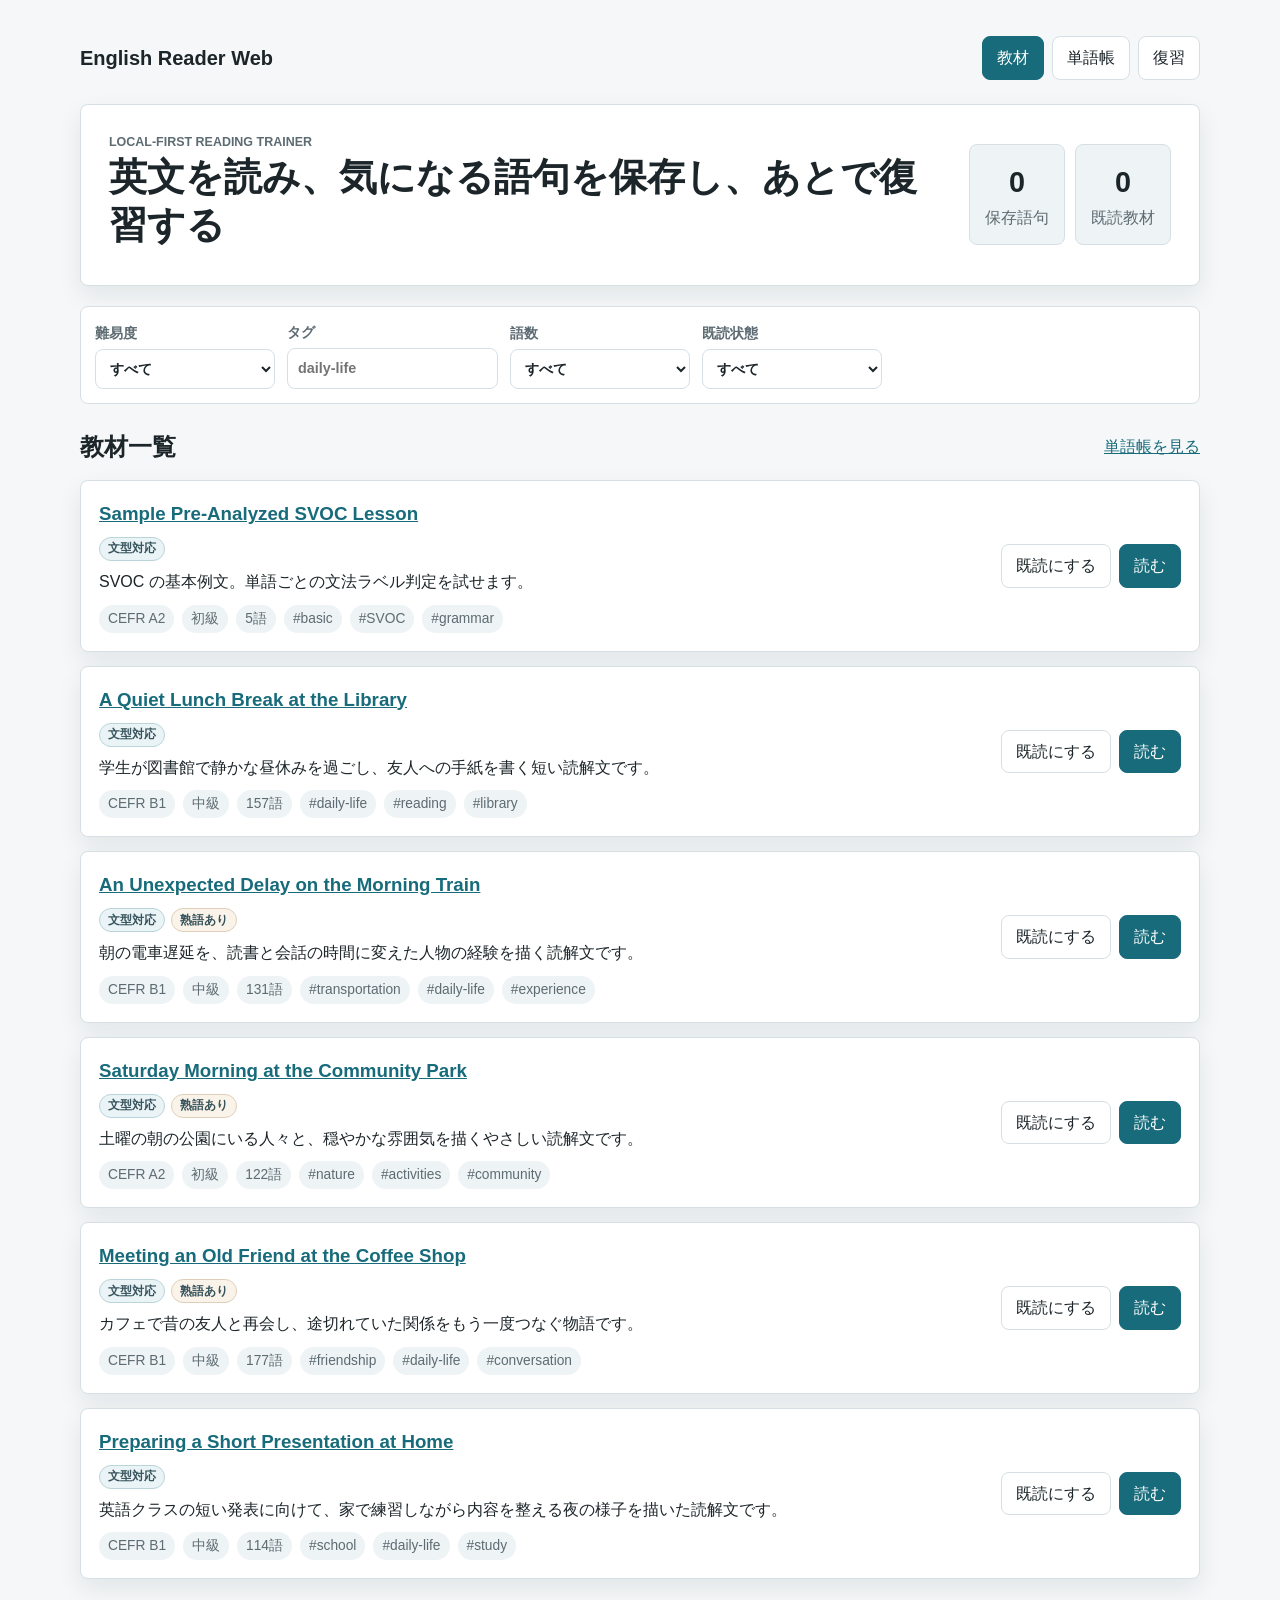
<file: index.html>
<!DOCTYPE html>
<html lang="ja">
<head>
  <meta charset="UTF-8" />
  <meta name="viewport" content="width=device-width, initial-scale=1.0" />
  <meta http-equiv="Cache-Control" content="no-store" />
  <title>English Reader Web</title>
  <link rel="stylesheet" href="css/styles.css?v=reader-select-20260430" />
</head>
<body>
  <div class="page-shell">
    <header class="site-header">
      <a class="site-title" href="index.html">English Reader Web</a>
      <nav class="site-nav" aria-label="メインナビゲーション">
        <a aria-current="page" href="index.html">教材</a>
        <a href="vocab.html">単語帳</a>
        <a href="review.html">復習</a>
      </nav>
    </header>

    <main>
      <section class="summary-band">
        <div>
          <p class="eyebrow">Local-first reading trainer</p>
          <h1>英文を読み、気になる語句を保存し、あとで復習する</h1>
        </div>
        <div class="stats-grid" aria-label="学習状況">
          <div>
            <strong id="savedCount">0</strong>
            <span>保存語句</span>
          </div>
          <div>
            <strong id="readCount">0</strong>
            <span>既読教材</span>
          </div>
        </div>
      </section>

      <section class="toolbar" aria-label="教材フィルター">
        <label>
          難易度
          <select id="difficultyFilter">
            <option value="all">すべて</option>
            <option value="beginner">初級</option>
            <option value="intermediate">中級</option>
            <option value="advanced">上級</option>
          </select>
        </label>
        <label>
          タグ
          <input id="tagSearch" type="search" placeholder="daily-life" />
        </label>
        <label>
          語数
          <select id="wordCountFilter">
            <option value="all">すべて</option>
            <option value="short">150語以下</option>
            <option value="medium">151-200語</option>
            <option value="long">201語以上</option>
          </select>
        </label>
        <label>
          既読状態
          <select id="readStatusFilter">
            <option value="all">すべて</option>
            <option value="read">既読済み</option>
            <option value="unread">未読</option>
          </select>
        </label>
      </section>

      <section>
        <div class="section-head">
          <h2>教材一覧</h2>
          <a class="text-link" href="vocab.html">単語帳を見る</a>
        </div>
        <div id="passageList" class="card-list" aria-live="polite"></div>
      </section>
    </main>
  </div>

  <script src="js/storage.js?v=reader-select-20260430"></script>
  <script src="js/app.js?v=reader-select-20260430"></script>
  <script>
    let allPassages = [];

    function matchesWordCount(passage, filter) {
      const count = getWordCount(passage);
      if (filter === "short") return count <= 150;
      if (filter === "medium") return count >= 151 && count <= 200;
      if (filter === "long") return count >= 201;
      return true;
    }

    function matchesTag(passage, query) {
      const normalized = query.trim().toLowerCase().replace(/^#/, "");
      if (!normalized) return true;
      return (passage.tags || []).some(tag => tag.toLowerCase().replace(/^#/, "").includes(normalized));
    }

    function renderStats() {
      document.getElementById("savedCount").textContent = getSavedWords().length;
      document.getElementById("readCount").textContent = Object.keys(getReadPassages()).length;
    }

    function renderFeatureBadges(passage) {
      const badges = [];
      if (passage?.features?.grammarQuiz) {
        badges.push('<span class="feature-badge feature-badge-grammar">文型対応</span>');
      }
      if (passage?.features?.idioms) {
        badges.push('<span class="feature-badge feature-badge-idiom">熟語あり</span>');
      }
      if (!badges.length) {
        return "";
      }
      return `<div class="feature-badges" aria-label="教材機能">${badges.join("")}</div>`;
    }

    function renderPassageList() {
      const list = document.getElementById("passageList");
      const difficulty = document.getElementById("difficultyFilter").value;
      const tag = document.getElementById("tagSearch").value;
      const wordCount = document.getElementById("wordCountFilter").value;
      const readStatus = document.getElementById("readStatusFilter").value;
      const readPassages = getReadPassages();
      const passages = allPassages.filter(passage => {
        const isRead = Boolean(readPassages[passage.id]?.read);
        return passage.status !== "archived"
          && (difficulty === "all" || passage.difficulty === difficulty)
          && (readStatus === "all" || (readStatus === "read" ? isRead : !isRead))
          && matchesTag(passage, tag)
          && matchesWordCount(passage, wordCount);
      });

      if (!passages.length) {
        const hasLessons = allPassages.some(passage => passage.status !== "archived");
        const message = hasLessons
          ? "フィルタ条件に合う教材がありません。条件をリセットして教材一覧を表示できます。"
          : "表示できる教材がありません。data/passages.json に active な教材を追加してください。";
        list.innerHTML = `
          <div class="message message-info">
            <p>${message}</p>
            ${hasLessons ? '<button class="button" id="resetFiltersButton" type="button">条件をリセット</button>' : ""}
          </div>
        `;
        return;
      }

      list.innerHTML = passages.map(passage => {
        const isRead = Boolean(readPassages[passage.id]?.read);
        const tags = (passage.tags || []).map(tagName => `<span>#${tagName.replace(/^#/, "")}</span>`).join("");
        return `
          <article class="lesson-card">
            <div class="card-main">
              <div class="card-title-row">
                <h3><a href="reader.html?v=reader-select-20260430&id=${encodeURIComponent(passage.id)}">${passage.title}</a></h3>
                ${isRead ? '<span class="status-badge">既読</span>' : ""}
              </div>
              ${renderFeatureBadges(passage)}
              <p>${passage.summary_ja || passage.text.slice(0, 120) + "..."}</p>
              <div class="meta-row">
                <span>${passage.level_hint || "CEFR"}</span>
                <span>${getDifficultyLabel(passage.difficulty)}</span>
                <span>${getWordCount(passage)}語</span>
                ${tags}
              </div>
            </div>
            <div class="card-actions">
              <button class="button" type="button" data-toggle-read="${encodeURIComponent(passage.id)}">${isRead ? "未読に戻す" : "既読にする"}</button>
              <a class="button primary" href="reader.html?v=reader-select-20260430&id=${encodeURIComponent(passage.id)}">読む</a>
            </div>
          </article>
        `;
      }).join("");
    }

    async function init() {
      const list = document.getElementById("passageList");
      try {
        allPassages = await fetchJson("data/passages.json");
        renderStats();
        renderPassageList();
      } catch (error) {
        showMessage(list, error.message, "error");
      }
    }

    document.getElementById("difficultyFilter").addEventListener("change", renderPassageList);
    document.getElementById("tagSearch").addEventListener("input", renderPassageList);
    document.getElementById("wordCountFilter").addEventListener("change", renderPassageList);
    document.getElementById("readStatusFilter").addEventListener("change", renderPassageList);
    document.getElementById("passageList").addEventListener("click", event => {
      const readToggle = event.target.closest("[data-toggle-read]");
      if (readToggle) {
        const passageId = decodeURIComponent(readToggle.dataset.toggleRead);
        const isRead = Boolean(getReadPassages()[passageId]?.read);
        setReadPassage(passageId, !isRead);
        renderStats();
        renderPassageList();
        return;
      }

      if (event.target.id !== "resetFiltersButton") {
        return;
      }

      document.getElementById("difficultyFilter").value = "all";
      document.getElementById("tagSearch").value = "";
      document.getElementById("wordCountFilter").value = "all";
      document.getElementById("readStatusFilter").value = "all";
      renderPassageList();
    });
    document.addEventListener("DOMContentLoaded", init);
  </script>
</body>
</html>
</file>
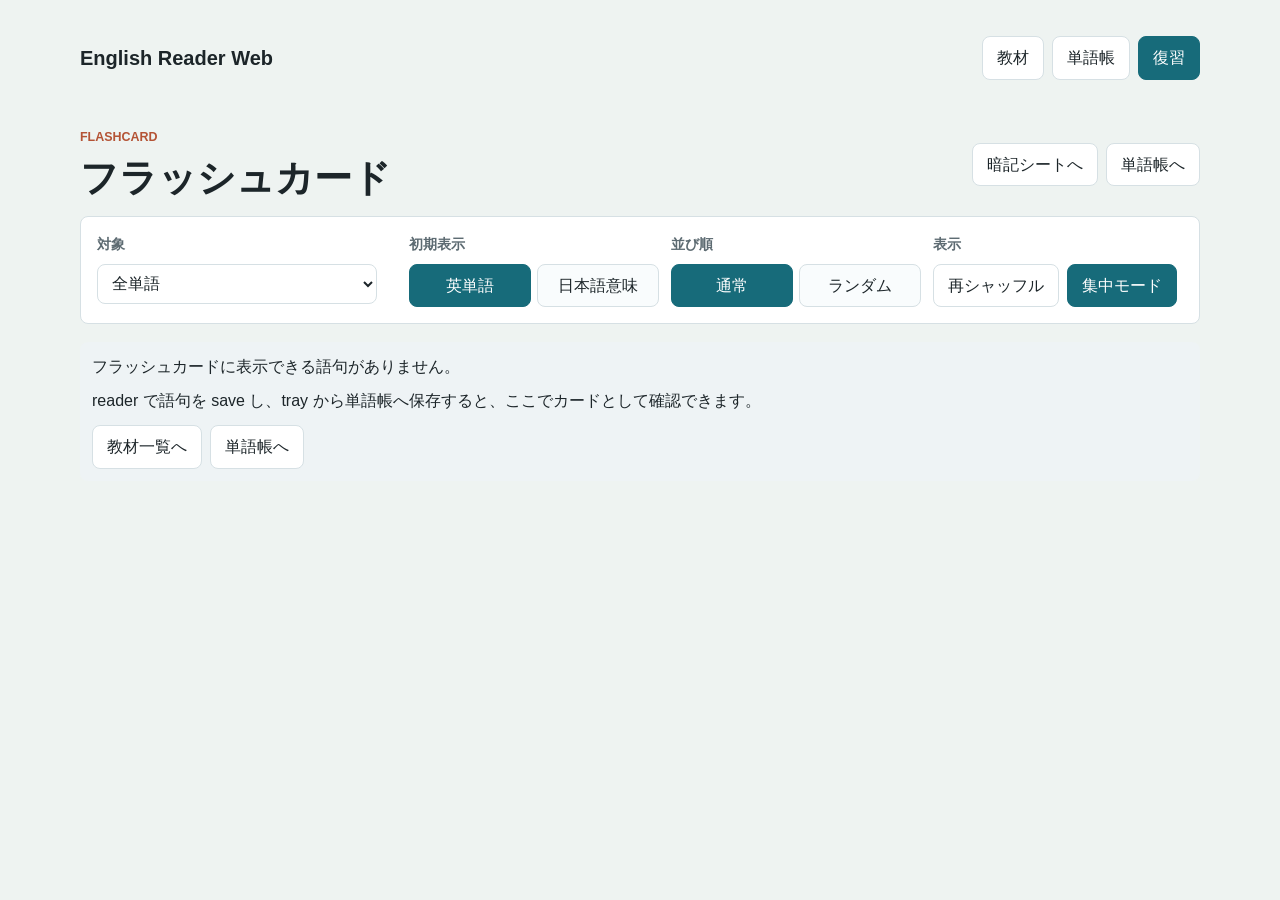
<file: flashcard.html>
<!DOCTYPE html>
<html lang="ja">
<head>
  <meta charset="UTF-8" />
  <meta name="viewport" content="width=device-width, initial-scale=1.0" />
  <title>Flashcard - English Reader Web</title>
  <link rel="stylesheet" href="css/styles.css" />
</head>
<body class="flashcard-page">
  <div class="page-shell">
    <header class="site-header">
      <a class="site-title" href="index.html">English Reader Web</a>
      <nav class="site-nav" aria-label="メインナビゲーション">
        <a href="index.html">教材</a>
        <a href="vocab.html">単語帳</a>
        <a aria-current="page" href="review.html">復習</a>
      </nav>
    </header>

    <main>
      <section class="section-head">
        <div>
          <p class="eyebrow">Flashcard</p>
          <h1>フラッシュカード</h1>
        </div>
        <div class="card-actions">
          <a class="button" href="review.html">暗記シートへ</a>
          <a class="button" href="vocab.html">単語帳へ</a>
        </div>
      </section>

      <section class="flash-settings" aria-label="フラッシュカード設定">
        <label class="flash-setting-group">
          <span>対象</span>
          <select id="folderFilter">
            <option value="all">全単語</option>
          </select>
        </label>

        <div class="flash-setting-group">
          <span>初期表示</span>
          <div class="flash-option-list" role="group" aria-label="初期表示">
            <button class="flash-option is-selected" type="button" data-front-mode="word">英単語</button>
            <button class="flash-option" type="button" data-front-mode="meaning">日本語意味</button>
          </div>
        </div>

        <div class="flash-setting-group">
          <span>並び順</span>
          <div class="flash-option-list" role="group" aria-label="並び順">
            <button class="flash-option is-selected" type="button" data-order-mode="normal">通常</button>
            <button class="flash-option" type="button" data-order-mode="random">ランダム</button>
          </div>
        </div>

        <div class="flash-setting-group">
          <span>表示</span>
          <div class="setting-buttons">
            <button id="shuffleButton" class="button" type="button">再シャッフル</button>
            <button id="focusModeButton" class="button primary" type="button">集中モード</button>
          </div>
        </div>
      </section>

      <section id="flashStudyBoard" class="flash-study-board" aria-live="polite"></section>
      <section id="flashCardList" class="flashcard-strip" aria-label="カード一覧"></section>
    </main>
  </div>

  <section id="focusPanel" class="flash-focus-panel" hidden aria-live="polite">
    <div class="flash-focus-inner">
      <div class="flash-focus-top">
        <p id="focusProgress" class="flash-progress">0 / 0</p>
      </div>
      <article id="focusCard" class="flash-focus-card" role="button" tabindex="0"></article>
      <div class="flash-focus-nav">
        <button id="focusPrevButton" class="button" type="button">前へ</button>
        <button id="focusFlipButton" class="button primary" type="button">表裏切替</button>
        <button id="focusNextButton" class="button" type="button">次へ</button>
      </div>
      <div class="flash-focus-close-row">
        <button id="closeFocusButton" class="button" type="button">集中モードを終了</button>
      </div>
    </div>
  </section>

  <script src="js/storage.js"></script>
  <script src="js/app.js"></script>
  <script>
    const POS_LABELS_JA = {
      noun: "名詞",
      verb: "動詞",
      adjective: "形容詞",
      adverb: "副詞",
      pronoun: "代名詞",
      preposition: "前置詞",
      conjunction: "接続詞",
      interjection: "間投詞",
      determiner: "限定詞",
      article: "冠詞",
      auxiliary: "助動詞",
      modal: "助動詞",
      particle: "助詞",
      idiom: "熟語"
    };

    const revealedCards = new Set();
    let frontMode = "word";
    let orderMode = "normal";
    let orderedWordIds = [];
    let visibleWords = [];
    let currentIndex = 0;

    function escapeHtml(value) {
      return String(value || "")
        .replace(/&/g, "&amp;")
        .replace(/</g, "&lt;")
        .replace(/>/g, "&gt;")
        .replace(/"/g, "&quot;")
        .replace(/'/g, "&#39;");
    }

    function escapeRegExp(value) {
      return String(value || "").replace(/[.*+?^${}()|[\]\\]/g, "\\$&");
    }

    function shuffleArray(values) {
      const copied = [...values];
      for (let index = copied.length - 1; index > 0; index -= 1) {
        const swapIndex = Math.floor(Math.random() * (index + 1));
        [copied[index], copied[swapIndex]] = [copied[swapIndex], copied[index]];
      }
      return copied;
    }

    function toPartOfSpeechJa(value) {
      const normalized = String(value || "").trim().toLowerCase();
      return normalized ? POS_LABELS_JA[normalized] || value : "";
    }

    function getDictionaryEntriesForDisplay(item) {
      const merged = new Map();
      const rawEntries = Array.isArray(item.dictionary_entries) ? item.dictionary_entries : [];

      function addEntry(part, meanings) {
        const normalizedPart = String(part || "").trim();
        const normalizedMeanings = (Array.isArray(meanings) ? meanings : [meanings])
          .map(meaning => String(meaning || "").trim())
          .filter(Boolean);
        if (!normalizedPart || !normalizedMeanings.length) {
          return;
        }
        const existing = merged.get(normalizedPart) || new Set();
        normalizedMeanings.forEach(meaning => existing.add(meaning));
        merged.set(normalizedPart, existing);
      }

      rawEntries.forEach(entry => {
        const dictionaryEntry = entry || {};
        addEntry(
          dictionaryEntry.partOfSpeech || dictionaryEntry.part_of_speech,
          dictionaryEntry.meaningsJa || dictionaryEntry.meanings_ja || dictionaryEntry.meaningJa || dictionaryEntry.meaning_ja
        );
      });
      addEntry(item.part_of_speech, item.meaning_ja);

      const primaryPart = String(item.part_of_speech || "").trim().toLowerCase();
      return [...merged.entries()].map(([partOfSpeech, meanings]) => ({
        partOfSpeech,
        partOfSpeechJa: toPartOfSpeechJa(partOfSpeech),
        meaningsJa: [...meanings]
      })).sort((left, right) => {
        const leftPrimary = String(left.partOfSpeech || "").trim().toLowerCase() === primaryPart;
        const rightPrimary = String(right.partOfSpeech || "").trim().toLowerCase() === primaryPart;
        if (leftPrimary === rightPrimary) {
          return 0;
        }
        return leftPrimary ? -1 : 1;
      });
    }

    function renderFolderOptions() {
      const folders = getVocabFolders();
      const filter = document.getElementById("folderFilter");
      const current = filter.value;
      filter.innerHTML = `
        <option value="all">全単語</option>
        ${folders.map(folder => `<option value="${escapeHtml(folder.id)}">${escapeHtml(folder.name)}</option>`).join("")}
      `;
      filter.value = ["all", ...folders.map(folder => folder.id)].includes(current) ? current : "all";
    }

    function getFilteredWords() {
      const folderId = document.getElementById("folderFilter").value;
      return getSavedWords().filter(item => {
        const folderIds = Array.isArray(item.folder_ids) ? item.folder_ids : [];
        return folderId === "all" || folderIds.includes(folderId);
      });
    }

    function getOrderedWords(forceShuffle = false) {
      const words = getFilteredWords();
      const ids = words.map(item => item.id);
      const sameSet = orderedWordIds.length === ids.length && orderedWordIds.every(id => ids.includes(id));
      if (!sameSet || (orderMode === "random" && forceShuffle)) {
        orderedWordIds = orderMode === "random" ? shuffleArray(ids) : ids;
      } else if (orderMode === "normal") {
        orderedWordIds = ids;
      }
      const byId = new Map(words.map(item => [item.id, item]));
      visibleWords = orderedWordIds.map(id => byId.get(id)).filter(Boolean);
      if (currentIndex >= visibleWords.length) {
        currentIndex = Math.max(visibleWords.length - 1, 0);
      }
      return visibleWords;
    }

    function currentWord() {
      if (!visibleWords.length) {
        return null;
      }
      currentIndex = Math.min(Math.max(currentIndex, 0), visibleWords.length - 1);
      return visibleWords[currentIndex];
    }

    function shouldShowWordFace(item) {
      const revealed = revealedCards.has(item.id);
      return revealed ? frontMode !== "word" : frontMode === "word";
    }

    function renderMeaningList(item) {
      const entries = getDictionaryEntriesForDisplay(item);
      if (!entries.length) {
        return '<p class="muted">意味は未登録です。</p>';
      }
      return `
        <ul class="dictionary-list dictionary-list-vertical">
          ${entries.map(entry => `
            <li>
              <strong>${escapeHtml(entry.partOfSpeechJa || entry.partOfSpeech)}</strong>
              <span>${escapeHtml(entry.meaningsJa.join("、"))}</span>
            </li>
          `).join("")}
        </ul>
      `;
    }

    function addInflectedAnswerTerms(terms, value) {
      const word = String(value || "").trim().toLowerCase();
      if (!/^[a-z]+$/.test(word)) {
        return;
      }

      terms.add(word);

      const irregulars = {
        be: ["am", "is", "are", "was", "were", "been", "being"],
        begin: ["began", "begun", "beginning"],
        come: ["came", "coming"],
        do: ["does", "did", "done", "doing"],
        eat: ["ate", "eaten", "eating"],
        feel: ["felt", "feeling"],
        find: ["found", "finding"],
        give: ["gave", "given", "giving"],
        go: ["went", "gone", "going", "goes"],
        have: ["has", "had", "having"],
        know: ["knew", "known", "knowing"],
        make: ["made", "making"],
        sit: ["sat", "sitting"],
        take: ["took", "taken", "taking"],
        write: ["wrote", "written", "writing"]
      };
      (irregulars[word] || []).forEach(term => terms.add(term));

      if (word.length < 3) {
        return;
      }

      [
        `${word}s`,
        `${word}es`,
        `${word}d`,
        `${word}ed`,
        `${word}ing`
      ].forEach(term => terms.add(term));

      if (word.endsWith("e")) {
        terms.add(`${word.slice(0, -1)}ing`);
      }
      if (word.endsWith("y")) {
        terms.add(`${word.slice(0, -1)}ies`);
        terms.add(`${word.slice(0, -1)}ied`);
      }
    }

    function getAnswerTerms(item) {
      const terms = new Set();
      [item.word, item.lemma].forEach(value => {
        const term = String(value || "").trim();
        if (!term) {
          return;
        }
        terms.add(term.toLowerCase());
        if (!/\s/.test(term)) {
          addInflectedAnswerTerms(terms, term);
        }
      });
      (Array.isArray(item.component_words) ? item.component_words : []).forEach(value => {
        const term = String(value || "").trim();
        if (term) {
          terms.add(term.toLowerCase());
        }
      });
      return [...terms].sort((left, right) => right.length - left.length);
    }

    function maskAnswerTerms(text, item) {
      const terms = getAnswerTerms(item);
      if (!terms.length) {
        return text;
      }
      const pattern = terms
        .map(term => term.split(/\s+/).map(escapeRegExp).join("\\s+"))
        .join("|");
      const answerPattern = new RegExp(`(^|[^A-Za-z])(${pattern})(?=$|[^A-Za-z])`, "gi");
      return String(text || "").replace(answerPattern, (match, prefix) => `${prefix}____`);
    }

    function renderExample(item, hideAnswer = false) {
      const example = String(item.example || "").trim();
      const translation = String(item.example_translation_ja || "").trim();
      if (!example && !translation) {
        return "";
      }
      const displayExample = hideAnswer ? maskAnswerTerms(example, item) : example;
      return `
        <div class="flash-example">
          ${displayExample ? `<p lang="en">${escapeHtml(displayExample)}</p>` : ""}
          ${translation ? `<p>${escapeHtml(translation)}</p>` : ""}
        </div>
      `;
    }

    function renderCardFace(item, compact = false) {
      const wordText = escapeHtml(item.word || item.lemma || "");
      const typeLabel = item.type === "idiom" ? "熟語" : "単語";
      const showWordFace = shouldShowWordFace(item);
      const hideAnswerOnMeaningFace = !showWordFace && frontMode === "meaning" && !revealedCards.has(item.id);
      if (showWordFace) {
        return {
          theme: "face-word",
          html: `
            <p class="flash-card-kicker">${typeLabel}</p>
            <h2>${wordText}</h2>
            ${!compact && item.passage_title ? `<p class="flash-source">${escapeHtml(item.passage_title)}</p>` : ""}
          `
        };
      }
      return {
        theme: "face-meaning",
        html: `
          <p class="flash-card-kicker">${typeLabel}</p>
          ${hideAnswerOnMeaningFace ? "" : compact ? `<h3>${wordText}</h3>` : `<p class="flash-answer-word">${wordText}</p>`}
          ${renderMeaningList(item)}
          ${compact ? "" : renderExample(item, hideAnswerOnMeaningFace)}
        `
      };
    }

    function renderStudyBoard() {
      const root = document.getElementById("flashStudyBoard");
      const word = currentWord();
      if (!word) {
        const totalSavedWords = getSavedWords();
        if (!totalSavedWords.length) {
          root.innerHTML = `
            <div class="message message-info">
              <p>フラッシュカードに表示できる語句がありません。</p>
              <p>reader で語句を save し、tray から単語帳へ保存すると、ここでカードとして確認できます。</p>
              <div class="empty-actions">
                <a class="button" href="index.html">教材一覧へ</a>
                <a class="button" href="vocab.html">単語帳へ</a>
              </div>
            </div>
          `;
        } else {
          root.innerHTML = `
            <div class="message message-info">
              <p>この条件で表示できる語句がありません。</p>
              <p>対象フォルダを見直すか、単語帳で語句を確認してください。</p>
              <div class="empty-actions">
                <a class="button" href="vocab.html">単語帳へ</a>
              </div>
            </div>
          `;
        }
        return;
      }

      const face = renderCardFace(word);
      const passageLink = word.passage_id
        ? `<a class="button" href="reader.html?id=${encodeURIComponent(word.passage_id)}">本文へ</a>`
        : "";
      root.innerHTML = `
        <div class="flash-study-top">
          <p class="flash-progress">${currentIndex + 1} / ${visibleWords.length}</p>
        </div>
        <article id="studyCard" class="flash-study-card ${face.theme}" role="button" tabindex="0" data-study-card-id="${word.id}">
          <div class="flash-face">${face.html}</div>
          <p class="flash-card-hint">${revealedCards.has(word.id) ? "タップして戻す" : "タップして反転"}</p>
          <div class="flash-card-nav">
            <button id="studyPrevButton" class="button" type="button" ${currentIndex <= 0 ? "disabled" : ""}>前へ</button>
            <button id="studyNextButton" class="button" type="button" ${currentIndex >= visibleWords.length - 1 ? "disabled" : ""}>次へ</button>
          </div>
        </article>
        <div class="flash-study-nav">
          <div class="flash-study-nav-row">
            <button id="studyFlipButton" class="button primary" type="button">表裏切替</button>
          </div>
          ${passageLink ? `<div class="flash-study-nav-row">${passageLink}</div>` : ""}
        </div>
      `;
    }

    function renderStrip() {
      const root = document.getElementById("flashCardList");
      if (!visibleWords.length) {
        root.innerHTML = "";
        return;
      }
      root.innerHTML = visibleWords.map((item, index) => {
        const face = renderCardFace(item, true);
        return `
          <article class="flash-tile ${face.theme} ${index === currentIndex ? "is-active" : ""}" role="button" tabindex="0" data-strip-card-id="${item.id}">
            <div class="flash-face">${face.html}</div>
            <p class="flash-tile-index">${index + 1}</p>
          </article>
        `;
      }).join("");
    }

    function renderFocusCard() {
      const word = currentWord();
      const card = document.getElementById("focusCard");
      const progress = document.getElementById("focusProgress");
      if (!word) {
        card.innerHTML = "";
        progress.textContent = "0 / 0";
        return;
      }
      const face = renderCardFace(word);
      card.className = `flash-focus-card ${face.theme}`;
      card.dataset.focusCardId = word.id;
      card.innerHTML = `
        <div class="flash-face">${face.html}</div>
        <p class="flash-card-hint">${revealedCards.has(word.id) ? "タップして戻す" : "タップして反転"}</p>
      `;
      progress.textContent = `${currentIndex + 1} / ${visibleWords.length}`;
      document.getElementById("focusPrevButton").disabled = currentIndex <= 0;
      document.getElementById("focusNextButton").disabled = currentIndex >= visibleWords.length - 1;
    }

    function renderAll(forceShuffle = false) {
      renderFolderOptions();
      getOrderedWords(forceShuffle);
      updateOptionState();
      const hasVisibleWords = visibleWords.length > 0;
      document.getElementById("shuffleButton").disabled = !hasVisibleWords;
      document.getElementById("focusModeButton").disabled = !hasVisibleWords;
      renderStudyBoard();
      renderStrip();
      if (!document.getElementById("focusPanel").hidden) {
        renderFocusCard();
      }
    }

    function updateOptionState() {
      document.querySelectorAll("[data-front-mode]").forEach(button => {
        button.classList.toggle("is-selected", button.dataset.frontMode === frontMode);
      });
      document.querySelectorAll("[data-order-mode]").forEach(button => {
        button.classList.toggle("is-selected", button.dataset.orderMode === orderMode);
      });
    }

    function revealCurrent(value = null) {
      const word = currentWord();
      if (!word) {
        return;
      }
      const shouldReveal = value === null ? !revealedCards.has(word.id) : value;
      if (shouldReveal) {
        revealedCards.add(word.id);
      } else {
        revealedCards.delete(word.id);
      }
      renderAll();
    }

    function moveCurrent(step) {
      if (!visibleWords.length) {
        return;
      }
      const nextIndex = Math.min(Math.max(currentIndex + step, 0), visibleWords.length - 1);
      if (nextIndex === currentIndex) {
        return;
      }
      currentIndex = nextIndex;
      const word = currentWord();
      if (word) {
        revealedCards.delete(word.id);
      }
      renderAll();
    }

    function selectCard(cardId) {
      const nextIndex = visibleWords.findIndex(item => item.id === cardId);
      if (nextIndex < 0) {
        return;
      }
      if (nextIndex === currentIndex) {
        revealCurrent();
        return;
      }
      currentIndex = nextIndex;
      revealedCards.delete(cardId);
      renderAll();
    }

    function openFocusPanel() {
      if (!visibleWords.length) {
        return;
      }
      document.getElementById("focusPanel").hidden = false;
      renderFocusCard();
      document.getElementById("focusCard").focus();
    }

    function closeFocusPanel() {
      document.getElementById("focusPanel").hidden = true;
    }

    document.addEventListener("click", event => {
      if (event.target.closest("a")) {
        return;
      }

      const frontModeButton = event.target.closest("[data-front-mode]");
      if (frontModeButton) {
        frontMode = frontModeButton.dataset.frontMode;
        revealedCards.clear();
        renderAll();
        return;
      }

      const orderModeButton = event.target.closest("[data-order-mode]");
      if (orderModeButton) {
        orderMode = orderModeButton.dataset.orderMode;
        orderedWordIds = [];
        currentIndex = 0;
        revealedCards.clear();
        renderAll(orderMode === "random");
        return;
      }

      const stripCard = event.target.closest("[data-strip-card-id]");
      if (stripCard) {
        selectCard(stripCard.dataset.stripCardId);
        return;
      }

      if (event.target.closest("#studyCard") && !event.target.closest(".flash-card-nav")) {
        revealCurrent();
        return;
      }
      if (event.target.closest("#focusCard")) {
        revealCurrent();
        return;
      }

      if (event.target.closest("#focusPanel") && !event.target.closest(".flash-focus-inner")) {
        closeFocusPanel();
      }
    });

    document.addEventListener("keydown", event => {
      const focusOpen = !document.getElementById("focusPanel").hidden;
      if (focusOpen && event.key === "Escape") {
        closeFocusPanel();
        return;
      }
      if (event.key === "ArrowLeft") {
        event.preventDefault();
        moveCurrent(-1);
        return;
      }
      if (event.key === "ArrowRight") {
        event.preventDefault();
        moveCurrent(1);
        return;
      }
      if (event.key !== "Enter" && event.key !== " ") {
        return;
      }
      const activeCard = event.target.closest("[data-study-card-id], [data-focus-card-id], [data-strip-card-id]");
      if (activeCard || focusOpen) {
        event.preventDefault();
        revealCurrent();
      }
    });

    document.getElementById("folderFilter").addEventListener("change", () => {
      orderedWordIds = [];
      currentIndex = 0;
      revealedCards.clear();
      renderAll(orderMode === "random");
    });
    document.getElementById("shuffleButton").addEventListener("click", () => {
      orderMode = "random";
      orderedWordIds = [];
      currentIndex = 0;
      revealedCards.clear();
      renderAll(true);
    });
    document.getElementById("focusModeButton").addEventListener("click", openFocusPanel);
    document.getElementById("closeFocusButton").addEventListener("click", closeFocusPanel);
    document.getElementById("studyPrevButton")?.addEventListener("click", () => moveCurrent(-1));
    document.getElementById("studyNextButton")?.addEventListener("click", () => moveCurrent(1));
    document.getElementById("studyFlipButton")?.addEventListener("click", () => revealCurrent());
    document.getElementById("focusPrevButton").addEventListener("click", () => moveCurrent(-1));
    document.getElementById("focusNextButton").addEventListener("click", () => moveCurrent(1));
    document.getElementById("focusFlipButton").addEventListener("click", () => revealCurrent());

    document.addEventListener("click", event => {
      if (event.target.closest("#studyPrevButton")) {
        moveCurrent(-1);
      }
      if (event.target.closest("#studyNextButton")) {
        moveCurrent(1);
      }
      if (event.target.closest("#studyFlipButton")) {
        revealCurrent();
      }
    });

    document.addEventListener("DOMContentLoaded", () => {
      renderAll();
    });
  </script>
</body>
</html>
</file>
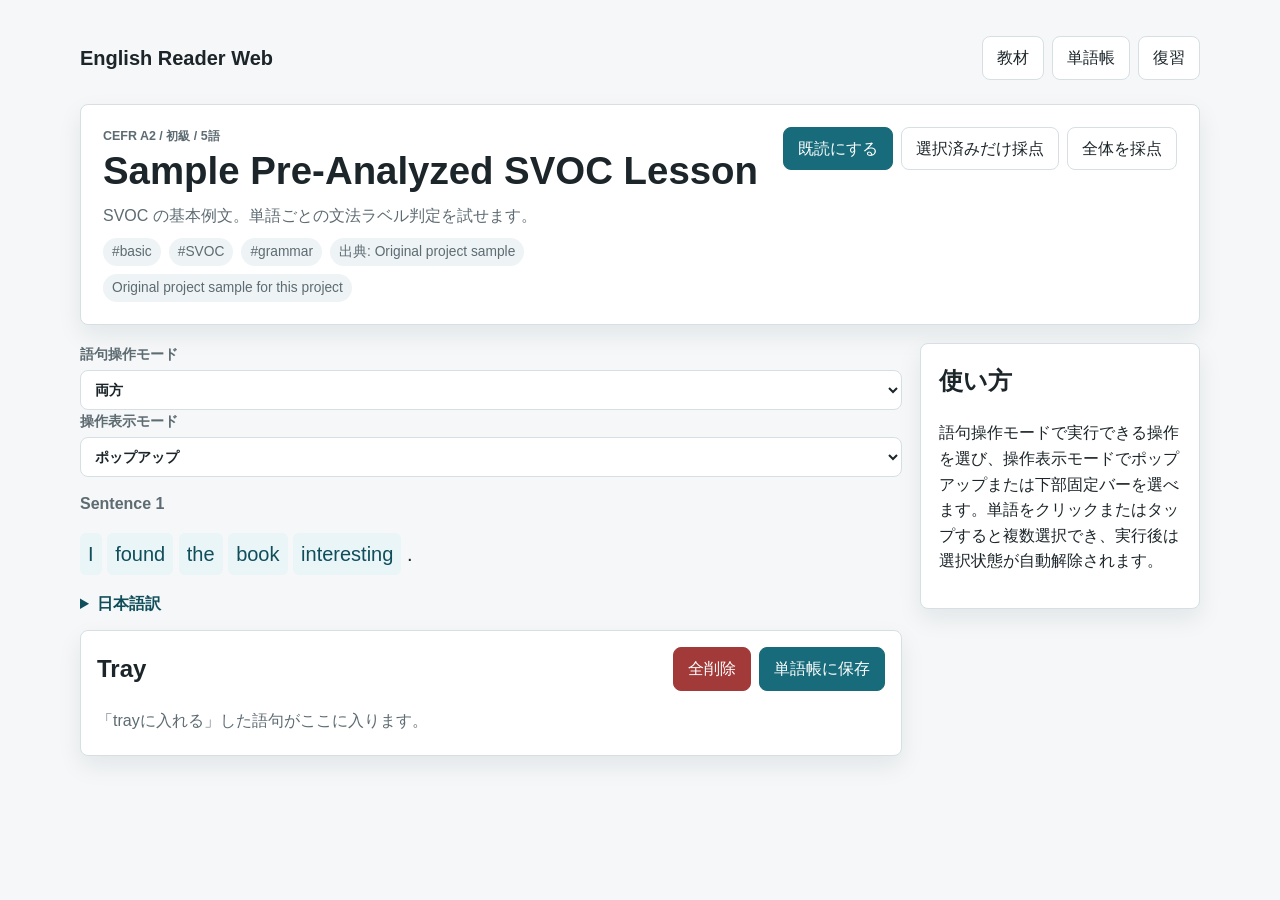
<file: reader.html>
<!DOCTYPE html>
<html lang="ja">
<head>
  <meta charset="UTF-8" />
  <meta name="viewport" content="width=device-width, initial-scale=1.0" />
  <meta http-equiv="Cache-Control" content="no-store" />
  <title>Reader - English Reader Web</title>
  <link rel="stylesheet" href="css/styles.css?v=reader-select-20260516b" />
</head>
<body class="reader-page">
  <div class="page-shell">
    <header class="site-header">
      <a class="site-title" href="index.html">English Reader Web</a>
      <nav class="site-nav" aria-label="メインナビゲーション">
        <a href="index.html">教材</a>
        <a href="vocab.html">単語帳</a>
        <a href="review.html">復習</a>
      </nav>
    </header>

    <main id="readerRoot" aria-live="polite"></main>
  </div>

  <script src="js/storage.js?v=reader-select-20260516b"></script>
  <script src="js/app.js?v=reader-select-20260516b"></script>
  <script>
    let currentPassage = null;
    let currentSentences = [];
    let currentTray = [];
    let selectedTokens = [];
    let selectedIdioms = [];
    let grammarGradeResults = {};
    let grammarCorrectLabels = {};
    let activeIdioms = [];
    let activeTokenContext = null;
    let holdTimer = null;
    let touchPopoverOpen = false;
    let suppressNextClick = false;
    let touchTokenPressActive = false;
    let currentActionMode = "both";
    let currentDisplayMode = "popup";
    let trayStatusPosition = { x: null, y: null };
    const ACTION_MODES = {
      grammar: "grammar",
      tray: "tray",
      both: "both",
      view: "view"
    };
    const DISPLAY_MODES = {
      popup: "popup",
      bottom: "bottom"
    };
    const MOBILE_ACTION_MEDIA = "(max-width: 760px)";

    function isMobileActionViewport() {
      return window.matchMedia(MOBILE_ACTION_MEDIA).matches;
    }

    function isGrammarQuizEnabled() {
      return Boolean(currentPassage?.features?.grammarQuiz);
    }

    function hasGrammarAnswerData() {
      return currentSentences.some(sentence => {
        const answerKey = sentence.answerKey;
        return answerKey && typeof answerKey === "object" && Object.keys(answerKey).length > 0;
      });
    }

    function supportsGrammarUi() {
      return isGrammarQuizEnabled() || hasGrammarAnswerData();
    }

    function getAllowedActionModes() {
      if (supportsGrammarUi()) {
        return [ACTION_MODES.grammar, ACTION_MODES.tray, ACTION_MODES.both, ACTION_MODES.view];
      }
      return [ACTION_MODES.tray, ACTION_MODES.view];
    }

    function normalizeActionMode(mode) {
      const allowed = getAllowedActionModes();
      if (allowed.includes(mode)) {
        return mode;
      }
      return allowed.includes(ACTION_MODES.tray) ? ACTION_MODES.tray : ACTION_MODES.view;
    }

    function applyActionModeFallbackIfNeeded() {
      currentActionMode = normalizeActionMode(currentActionMode);
    }

    function buildWordEntry(token, sentence) {
      return {
        word: token.lemma || token.text,
        type: "word",
        passage_id: currentPassage.id,
        passage_title: currentPassage.title,
        sentence_id: sentence.sentenceId,
        token_id: token.id,
        lemma: token.lemma || "",
        part_of_speech: tokenPartOfSpeech(token),
        meaning_ja: tokenMeaning(token),
        dictionary_entries: token.dictionaryEntries || token.dictionary_entries || [],
        example: sentence.text,
        example_translation_ja: sentence.translationJa || ""
      };
    }

    function buildIdiomEntry(idiom) {
      const firstTokenId = idiom.tokenIds?.[0] || "";
      const firstContext = currentSentences
        .map(sentence => ({ sentence, token: sentence.tokens.find(token => token.id === firstTokenId) }))
        .find(context => context.token);
      return {
        word: idiom.text,
        type: "idiom",
        passage_id: currentPassage.id,
        passage_title: currentPassage.title,
        sentence_id: firstContext?.sentence.sentenceId || "",
        token_id: firstTokenId,
        lemma: idiom.text,
        part_of_speech: "idiom",
        meaning_ja: idiom.meaningJa || idiom.meaning_ja || "",
        dictionary_entries: [],
        component_words: idiom.text.split(/\s+/),
        example: firstContext?.sentence.text || "",
        example_translation_ja: firstContext?.sentence.translationJa || ""
      };
    }

    function trayKey(entry) {
      return [entry.passage_id, entry.type, entry.sentence_id, entry.token_id || entry.word].join("::");
    }

    function tokenKey(tokenId, sentenceId) {
      return `${sentenceId}::${tokenId}`;
    }

    function clearGrammarGradeResults() {
      grammarGradeResults = {};
      grammarCorrectLabels = {};
    }

    function clearGrammarGradeFeedback() {
      clearGrammarGradeResults();
      refreshReaderBody();
      const message = document.getElementById("readerMessage");
      if (message) {
        message.innerHTML = "";
      }
    }

    function isTokenSelected(tokenId, sentenceId) {
      const key = tokenKey(tokenId, sentenceId);
      return selectedTokens.some(item => item.key === key);
    }

    function isIdiomSelected(idiomId) {
      return selectedIdioms.includes(idiomId);
    }

    function isSelectableToken(token) {
      return !!token && /[A-Za-z0-9]/.test(token.text || "");
    }

    function getSelectableTokenIndex(sentence, tokenId) {
      if (!sentence || !Array.isArray(sentence.tokens)) {
        return -1;
      }
      let selectableIndex = -1;
      for (const token of sentence.tokens) {
        if (!isSelectableToken(token)) {
          continue;
        }
        selectableIndex += 1;
        if (token.id === tokenId) {
          return selectableIndex;
        }
      }
      return -1;
    }

    function isAdjacentToCurrentSelection(token, sentence) {
      const targetIndex = getSelectableTokenIndex(sentence, token.id);
      if (targetIndex < 0) {
        return false;
      }
      return selectedTokens.some(item => {
        if (item.sentenceId !== sentence.sentenceId) {
          return false;
        }
        const selectedIndex = getSelectableTokenIndex(sentence, item.tokenId);
        return selectedIndex >= 0 && Math.abs(selectedIndex - targetIndex) === 1;
      });
    }

    function toggleSelectedToken(token, sentence) {
      const key = tokenKey(token.id, sentence.sentenceId);
      if (selectedTokens.some(item => item.key === key)) {
        selectedTokens = selectedTokens.filter(item => item.key !== key);
        return;
      }
      if (!selectedTokens.length) {
        selectedTokens.push({
          key,
          tokenId: token.id,
          sentenceId: sentence.sentenceId
        });
        return;
      }
      if (!isAdjacentToCurrentSelection(token, sentence)) {
        selectedTokens = [];
      }
      selectedTokens.push({
        key,
        tokenId: token.id,
        sentenceId: sentence.sentenceId
      });
    }

    function getSelectedContexts() {
      return selectedTokens
        .map(item => findToken(item.tokenId, item.sentenceId))
        .filter(context => context.token && context.sentence);
    }

    function isGrammarEnabled() {
      return supportsGrammarUi()
        && (currentActionMode === ACTION_MODES.grammar || currentActionMode === ACTION_MODES.both);
    }

    function isTrayEnabled() {
      return currentActionMode === ACTION_MODES.tray || currentActionMode === ACTION_MODES.both;
    }

    function isInteractionEnabled() {
      return currentActionMode !== ACTION_MODES.view;
    }

    function isPopoverActionMode() {
      return currentDisplayMode === DISPLAY_MODES.popup;
    }

    function isBottomActionMode() {
      return currentDisplayMode === DISPLAY_MODES.bottom;
    }

    function getActionContexts() {
      const selectedContexts = getSelectedContexts();
      if (selectedContexts.length) {
        return selectedContexts;
      }
      return activeTokenContext ? [activeTokenContext] : [];
    }

    function getIdiomById(idiomId) {
      return (currentPassage.idioms || []).find(item => item.id === idiomId) || null;
    }

    function getIdiomTokenIds(idiomIds) {
      const ids = new Set();
      idiomIds.forEach(idiomId => {
        const idiom = getIdiomById(idiomId);
        (idiom?.tokenIds || []).forEach(tokenId => ids.add(tokenId));
      });
      return ids;
    }

    function applyIdiomHighlights() {
      const highlightIds = getIdiomTokenIds([...new Set([...activeIdioms, ...selectedIdioms])]);
      document.querySelectorAll(".token").forEach(button => {
        const shouldHighlight = highlightIds.has(button.dataset.tokenId);
        button.classList.toggle("token-idiom-active", shouldHighlight);
      });
    }

    function getIdiomsForToken(tokenId) {
      return (currentPassage.idioms || []).filter(idiom => (idiom.tokenIds || []).includes(tokenId));
    }

    function renderToken(token, sentence) {
      const meaning = tokenMeaning(token);
      const part = tokenPartOfSpeech(token);
      const isWord = /[A-Za-z0-9]/.test(token.text);
      const selectedLabel = getGrammarAnswersForPassage(currentPassage.id)[token.id] || "";
      const isSelected = isTokenSelected(token.id, sentence.sentenceId);
      const idioms = getIdiomsForToken(token.id);
      const gradeState = grammarGradeResults[token.id];
      const gradeClass = gradeState ? ` grammar-${gradeState}` : "";
      const correctLabels = grammarCorrectLabels[token.id] || "";
      const showAnswerBadge = gradeState === "incorrect" || gradeState === "unanswered";
      const answerBadge = showAnswerBadge && correctLabels
        ? `<span class="grammar-answer-badge" aria-label="正解ラベル">${correctLabels}</span>`
        : "";
      if (!isWord) {
        return `<span class="punct">${token.text}</span>`;
      }
      return `
        <button
          class="token ${selectedLabel ? "token-labeled" : ""} ${isSelected ? "token-selected" : ""}${gradeClass}"
          type="button"
          data-token-id="${token.id}"
          data-sentence-id="${sentence.sentenceId}"
          data-grammar-label="${selectedLabel}"
          title="${[part, meaning, idioms.map(idiom => idiom.text).join(" / ")].filter(Boolean).join(" / ")}"
        >${token.text}${selectedLabel ? `<span class="token-label">${selectedLabel}</span>` : ""}${answerBadge}</button>
      `;
    }

    function renderSentence(sentence, index) {
      const tokenHtml = sentence.tokens.map((token, tokenIndex) => {
        const prefix = shouldSpaceBefore(token.text, sentence.tokens[tokenIndex - 1]?.text) ? " " : "";
        return prefix + renderToken(token, sentence);
      }).join("");

      return `
        <article class="sentence-card">
          <div class="sentence-head">
            <span>Sentence ${index + 1}</span>
          </div>
          <p class="sentence-text">${tokenHtml}</p>
          ${sentence.translationJa ? `<details class="translation-details"><summary>日本語訳</summary><p>${sentence.translationJa}</p></details>` : ""}
        </article>
      `;
    }

    function renderTray() {
      const trayItems = currentTray.map(entry => `
        <span class="tray-item">
          ${entry.word}
          <button type="button" aria-label="${entry.word} をtrayから削除" data-remove-tray="${trayKey(entry)}">×</button>
        </span>
      `).join("");
      return `
        <section id="wordTraySection" class="word-tray" aria-label="単語帳保存前のtray">
          <div class="tray-head">
            <h2>Tray</h2>
            <div class="tray-actions">
              <button class="button danger" id="clearTrayButton" type="button" ${currentTray.length ? "" : "disabled"}>全削除</button>
              <button class="button primary" id="saveTrayButton" type="button" ${currentTray.length ? "" : "disabled"}>単語帳に保存</button>
            </div>
          </div>
          <div class="tray-list">${trayItems || '<span class="muted">「trayに入れる」した語句がここに入ります。</span>'}</div>
        </section>
      `;
    }

    function renderTrayStatusBar() {
      const count = currentTray.length;
      if (count === 0) {
        return "";
      }
      if (isBottomActionMode() && selectedTokens.length) {
        return "";
      }
      const latest = currentTray[count - 1].word;
      const latestText = latest.length > 24 ? `${latest.slice(0, 24)}...` : latest;
      return `
        <section class="tray-status-bar has-items" aria-label="tray状態">
          <div class="tray-status-main">
            <p class="tray-status-count">Tray ${count}件</p>
            <p class="tray-status-latest">最新: ${latestText}</p>
          </div>
          <div class="tray-status-actions">
            <button class="button" id="trayStatusViewButton" type="button">Trayを見る</button>
            <button class="button primary" id="trayStatusSaveButton" type="button">保存</button>
          </div>
        </section>
      `;
    }

    function renderMobileActionBar() {
      if (!isBottomActionMode() || !selectedTokens.length || currentActionMode === ACTION_MODES.view) {
        return "";
      }
      const selectedContexts = getSelectedContexts();
      const firstWord = selectedContexts[0]?.token?.lemma || selectedContexts[0]?.token?.text || "";
      const shortWord = firstWord.length > 18 ? `${firstWord.slice(0, 18)}...` : firstWord;
      const summary = selectedTokens.length === 1
        ? `1語を選択中: ${shortWord}`
        : `${selectedTokens.length}語を選択中`;
      const grammarButtons = supportsGrammarUi() && isGrammarEnabled()
        ? `${GRAMMAR_LABELS.map(label => `<button class="grammar-pill" type="button" data-mobile-action="label" data-mobile-label="${label}">${label}</button>`).join("")}
            <button class="button" type="button" data-mobile-action="clear">clear</button>`
        : "";
      const saveButton = isTrayEnabled()
        ? '<button class="button primary" type="button" data-mobile-action="save">trayに入れる</button>'
        : "";
      return `
        <section class="mobile-action-bar" aria-label="下部固定語句操作バー">
          <p class="mobile-action-summary">${summary}</p>
          <div class="mobile-action-buttons">
            ${grammarButtons}
            ${saveButton}
            <button class="button danger" type="button" data-mobile-action="unselect">選択解除</button>
          </div>
        </section>
      `;
    }

    function applyTrayStatusPosition() {
      const bar = document.querySelector(".tray-status-bar");
      if (!bar) {
        return;
      }
      if (trayStatusPosition.x == null || trayStatusPosition.y == null) {
        return;
      }
      const maxX = Math.max(0, window.innerWidth - bar.offsetWidth);
      const maxY = Math.max(0, window.innerHeight - bar.offsetHeight);
      bar.style.left = `${Math.min(Math.max(0, trayStatusPosition.x), maxX)}px`;
      bar.style.top = `${Math.min(Math.max(0, trayStatusPosition.y), maxY)}px`;
      bar.style.right = "auto";
      bar.style.bottom = "auto";
    }

    function enableTrayStatusDrag() {
      const bar = document.querySelector(".tray-status-bar");
      if (!bar || bar.dataset.dragReady === "1") {
        return;
      }
      bar.dataset.dragReady = "1";
      bar.addEventListener("pointerdown", event => {
        if (event.target.closest("button")) {
          return;
        }
        const rect = bar.getBoundingClientRect();
        const offsetX = event.clientX - rect.left;
        const offsetY = event.clientY - rect.top;
        bar.classList.add("is-dragging");
        bar.setPointerCapture(event.pointerId);
        const onMove = moveEvent => {
          const maxX = Math.max(0, window.innerWidth - bar.offsetWidth);
          const maxY = Math.max(0, window.innerHeight - bar.offsetHeight);
          const x = Math.min(Math.max(0, moveEvent.clientX - offsetX), maxX);
          const y = Math.min(Math.max(0, moveEvent.clientY - offsetY), maxY);
          trayStatusPosition = { x, y };
          bar.style.left = `${x}px`;
          bar.style.top = `${y}px`;
          bar.style.right = "auto";
          bar.style.bottom = "auto";
        };
        const onUp = upEvent => {
          bar.classList.remove("is-dragging");
          bar.removeEventListener("pointermove", onMove);
          bar.removeEventListener("pointerup", onUp);
          bar.removeEventListener("pointercancel", onUp);
          if (bar.hasPointerCapture(upEvent.pointerId)) {
            bar.releasePointerCapture(upEvent.pointerId);
          }
        };
        bar.addEventListener("pointermove", onMove);
        bar.addEventListener("pointerup", onUp);
        bar.addEventListener("pointercancel", onUp);
      });
    }

    function renderReader() {
      const root = document.getElementById("readerRoot");
      const readPassages = getReadPassages();
      applyActionModeFallbackIfNeeded();
      const grammarUiEnabled = supportsGrammarUi();
      const hasGradeResults = grammarUiEnabled && Object.keys(grammarGradeResults).length > 0;
      if (!grammarUiEnabled) {
        clearGrammarGradeResults();
      }
      const source = currentPassage.source_url
        ? `<a href="${currentPassage.source_url}" target="_blank" rel="noreferrer">${currentPassage.source}</a>`
        : currentPassage.source;
      const actionModeOptions = [
        { value: ACTION_MODES.grammar, label: "文型選択のみ" },
        { value: ACTION_MODES.tray, label: "tray追加のみ" },
        { value: ACTION_MODES.both, label: "両方" },
        { value: ACTION_MODES.view, label: "閲覧のみ" }
      ].filter(option => getAllowedActionModes().includes(option.value));
      root.innerHTML = `
        <section class="reader-header">
          <div>
            <p class="eyebrow">${currentPassage.level_hint || "CEFR"} / ${getDifficultyLabel(currentPassage.difficulty)} / ${getWordCount(currentPassage)}語</p>
            <h1>${currentPassage.title}</h1>
            <p>${currentPassage.summary_ja || ""}</p>
            <div class="meta-row">
              ${(currentPassage.tags || []).map(tag => `<span>#${tag.replace(/^#/, "")}</span>`).join("")}
              <span>出典: ${source || "Original Sample"}</span>
              <span>${currentPassage.license_type || ""}</span>
            </div>
          </div>
          <div class="reader-actions">
            <button class="button primary" id="markReadButton" type="button">${readPassages[currentPassage.id]?.read ? "既読を解除" : "既読にする"}</button>
            ${grammarUiEnabled ? '<button class="button" id="gradeAnsweredButton" type="button">選択済みだけ採点</button>' : ""}
            ${grammarUiEnabled ? '<button class="button" id="gradeAllButton" type="button">全体を採点</button>' : ""}
            ${hasGradeResults ? '<button class="button ghost" id="clearGradeResultsButton" type="button">採点結果を消す</button>' : ""}
          </div>
        </section>
        <section class="layout-two">
          <div>
            <div class="reader-mode reader-mode-inline">
              <label>
                語句操作モード
                <select id="actionModeSelect">
                  ${actionModeOptions.map(option => `<option value="${option.value}" ${currentActionMode === option.value ? "selected" : ""}>${option.label}</option>`).join("")}
                </select>
              </label>
              <label>
                操作表示モード
                <select id="displayModeSelect">
                  <option value="popup" ${currentDisplayMode === DISPLAY_MODES.popup ? "selected" : ""}>ポップアップ</option>
                  <option value="bottom" ${currentDisplayMode === DISPLAY_MODES.bottom ? "selected" : ""}>下部固定</option>
                </select>
              </label>
            </div>
            ${currentSentences.map(renderSentence).join("")}
            ${renderTray()}
          </div>
          <aside class="side-panel">
            <h2>使い方</h2>
            <p>語句操作モードで実行できる操作を選び、操作表示モードでポップアップまたは下部固定バーを選べます。単語をクリックまたはタップすると複数選択でき、実行後は選択状態が自動解除されます。</p>
            <div id="readerMessage"></div>
          </aside>
        </section>
        ${renderTrayStatusBar()}
        ${renderMobileActionBar()}
        <div id="tokenPopover" class="token-popover" role="dialog" aria-label="語句操作" hidden></div>
      `;
      document.body.classList.toggle("mobile-action-active", isBottomActionMode() && selectedTokens.length > 0);
      applyIdiomHighlights();
      applyTrayStatusPosition();
      enableTrayStatusDrag();
    }

    function findToken(tokenId, sentenceId) {
      const sentence = currentSentences.find(item => item.sentenceId === sentenceId);
      return {
        sentence,
        token: sentence?.tokens.find(token => token.id === tokenId)
      };
    }

    function closeTokenPopover() {
      const popover = document.getElementById("tokenPopover");
      if (popover) {
        popover.hidden = true;
      }
      activeIdioms = [];
      applyIdiomHighlights();
      activeTokenContext = null;
    }

    function openTokenPopover(tokenButton) {
      if (!isInteractionEnabled() || !isPopoverActionMode()) {
        closeTokenPopover();
        return;
      }
      const { token, sentence } = findToken(tokenButton.dataset.tokenId, tokenButton.dataset.sentenceId);
      if (!token || !sentence) {
        return;
      }
      activeTokenContext = { token, sentence, button: tokenButton };
      const selectedLabel = getGrammarAnswersForPassage(currentPassage.id)[token.id] || "";
      const targetCount = getActionContexts().length || 1;
      const selectionStatus = targetCount > 1
        ? `<p class="popover-status">${targetCount}語を選択中</p>`
        : "";
      const idioms = getIdiomsForToken(token.id);
      activeIdioms = idioms.map(item => item.id);
      applyIdiomHighlights();
      const idiomSelectionStatus = selectedIdioms.length
        ? `<p class="popover-status">${selectedIdioms.length}件の熟語を選択中</p>`
        : "";
      const idiomHint = idioms.length && isTrayEnabled()
        ? `<div class="idiom-hints">${idioms.map(idiom => `
            <button class="idiom-save ${isIdiomSelected(idiom.id) ? "selected" : ""}" type="button" data-popover-idiom="${idiom.id}">
              <strong>${idiom.text}</strong>
            </button>
          `).join("")}</div>`
        : "";
      const popover = document.getElementById("tokenPopover");
      const labelButtons = `
        <div class="popover-labels" aria-label="文型ラベル">
          ${GRAMMAR_LABELS.map(label => `<button class="grammar-pill ${selectedLabel === label ? "selected" : ""}" type="button" data-popover-label="${label}">${label}</button>`).join("")}
        </div>
      `;
      const clearButton = '<button class="button" type="button" data-popover-clear>clear</button>';
      const saveButton = '<button class="button primary" type="button" data-popover-save>trayに入れる</button>';
      const renderPopoverContent = below => {
        const actions = [];
        if (isGrammarEnabled()) {
          actions.push(labelButtons, clearButton);
        }
        if (isTrayEnabled()) {
          actions.push(saveButton);
        }
        popover.innerHTML = below
          ? `${selectionStatus}${idiomSelectionStatus}${idiomHint}${actions.join("")}`
          : `${selectionStatus}${idiomSelectionStatus}${actions.reverse().join("")}${idiomHint}`;
      };
      renderPopoverContent(true);
      popover.hidden = false;

      const rect = tokenButton.getBoundingClientRect();
      let popoverRect = popover.getBoundingClientRect();
      const viewportMargin = 8;
      const spaceBelow = window.innerHeight - rect.bottom - viewportMargin;
      const below = spaceBelow >= popoverRect.height + viewportMargin;
      renderPopoverContent(below);
      popoverRect = popover.getBoundingClientRect();
      const left = Math.min(
        Math.max(viewportMargin, rect.left + rect.width / 2 - popoverRect.width / 2),
        window.innerWidth - popoverRect.width - viewportMargin
      );
      const preferredTop = below
        ? rect.bottom + 8
        : rect.top - popoverRect.height - 8;
      const top = Math.min(
        Math.max(viewportMargin, preferredTop),
        window.innerHeight - popoverRect.height - viewportMargin
      );
      popover.classList.toggle("is-below", below);
      popover.classList.toggle("is-above", !below);
      popover.style.left = `${left}px`;
      popover.style.top = `${top}px`;
      const arrowLeft = Math.min(
        Math.max(16, rect.left + rect.width / 2 - left),
        popoverRect.width - 16
      );
      popover.style.setProperty("--popover-arrow-left", `${arrowLeft}px`);
    }

    function refreshReaderBody() {
      renderReader();
      closeTokenPopover();
      applyIdiomHighlights();
    }

    function clearSelectedTokens() {
      selectedTokens = [];
    }

    function clearSelectedIdioms() {
      selectedIdioms = [];
    }

    function addActionContextsToTray() {
      const contexts = getActionContexts();
      if (!contexts.length) {
        return;
      }
      let added = 0;
      let skipped = 0;
      contexts.forEach(context => {
        const entry = buildWordEntry(context.token, context.sentence);
        const key = trayKey(entry);
        if (!currentTray.some(item => trayKey(item) === key)) {
          currentTray.push(entry);
          added += 1;
        } else {
          skipped += 1;
        }
      });
      const message = `trayに追加しました。追加 ${added} 件 / 追加済み ${skipped} 件。`;
      let type = "info";
      if (added) {
        type = "success";
      }
      clearSelectedTokens();
      refreshReaderBody();
      showMessage(document.getElementById("readerMessage"), message, type);
    }

    function saveTrayToVocabulary() {
      if (!currentTray.length) {
        return;
      }
      let created = 0;
      let existing = 0;
      currentTray.forEach(entry => {
        const result = saveWordIfNew(entry);
        if (result.created) {
          created += 1;
        } else {
          existing += 1;
        }
      });
      currentTray = [];
      renderReader();
      showMessage(
        document.getElementById("readerMessage"),
        `単語帳へ保存しました。追加 ${created} 件 / 保存済み ${existing} 件。`,
        "success"
      );
    }

    function toggleSelectedIdiom(idiomId) {
      if (isIdiomSelected(idiomId)) {
        selectedIdioms = selectedIdioms.filter(id => id !== idiomId);
        return;
      }
      selectedIdioms.push(idiomId);
    }

    function addSelectedIdiomsToTray() {
      if (!selectedIdioms.length) {
        return false;
      }
      let added = 0;
      let skipped = 0;
      selectedIdioms.forEach(idiomId => {
        const idiom = getIdiomById(idiomId);
        if (!idiom) {
          return;
        }
        const entry = buildIdiomEntry(idiom);
        if (!currentTray.some(item => trayKey(item) === trayKey(entry))) {
          currentTray.push(entry);
          added += 1;
        } else {
          skipped += 1;
        }
      });
      clearSelectedIdioms();
      clearSelectedTokens();
      refreshReaderBody();
      showMessage(document.getElementById("readerMessage"), `熟語をtrayに追加しました。追加 ${added} 件 / 追加済み ${skipped} 件。`, added ? "success" : "info");
      if (!added && !skipped) {
        return false;
      }
      return true;
    }

    function setLabelForActionContexts(label) {
      const contexts = getActionContexts();
      contexts.forEach(context => {
        setGrammarAnswer(currentPassage.id, context.token.id, label);
      });
      clearGrammarGradeResults();
      clearSelectedTokens();
      refreshReaderBody();
    }

    function clearLabelForActionContexts() {
      setLabelForActionContexts("");
    }

    function executePopoverAction(action) {
      if (!action) {
        return false;
      }
      const label = action.closest("[data-popover-label]");
      if (label) {
        if (!isGrammarEnabled()) {
          return false;
        }
        setLabelForActionContexts(label.dataset.popoverLabel);
        return true;
      }
      if (action.closest("[data-popover-clear]")) {
        if (!isGrammarEnabled()) {
          return false;
        }
        clearLabelForActionContexts();
        return true;
      }
      if (action.closest("[data-popover-save]")) {
        if (!isTrayEnabled()) {
          return false;
        }
        if (selectedIdioms.length) {
          addSelectedIdiomsToTray();
          return true;
        }
        addActionContextsToTray();
        return true;
      }
      const idiomButton = action.closest("[data-popover-idiom]");
      if (idiomButton) {
        if (!isTrayEnabled()) {
          return false;
        }
        toggleSelectedIdiom(idiomButton.dataset.popoverIdiom);
        if (activeTokenContext?.button) {
          openTokenPopover(activeTokenContext.button);
        }
        return true;
      }
      return false;
    }

    function collectGrammarTargets() {
      const targets = [];
      currentSentences.forEach(sentence => {
        const answerKey = sentence.answerKey || {};
        Object.entries(answerKey).forEach(([tokenId, labels]) => {
          targets.push({ tokenId, labels });
        });
      });
      return targets;
    }

    function gradeGrammar(scope = "all") {
      const answers = getGrammarAnswersForPassage(currentPassage.id);
      const allTargets = collectGrammarTargets();
      clearGrammarGradeResults();
      if (!allTargets.length) {
        refreshReaderBody();
        showMessage(document.getElementById("readerMessage"), "この教材には採点用の文型データがありません。", "info");
        return;
      }
      const targets = scope === "answered"
        ? allTargets.filter(target => Boolean(answers[target.tokenId]))
        : allTargets;
      if (scope === "answered" && !targets.length) {
        refreshReaderBody();
        showMessage(document.getElementById("readerMessage"), "文型ラベルを選択済みの語句がありません。", "info");
        return;
      }
      let correct = 0;
      targets.forEach(target => {
        const selectedLabel = answers[target.tokenId];
        grammarCorrectLabels[target.tokenId] = target.labels.join("/");
        if (!selectedLabel) {
          grammarGradeResults[target.tokenId] = "unanswered";
          return;
        }
        if (target.labels.includes(selectedLabel)) {
          grammarGradeResults[target.tokenId] = "correct";
          correct += 1;
          return;
        }
        grammarGradeResults[target.tokenId] = "incorrect";
      });
      const total = targets.length;
      const text = scope === "answered"
        ? `選択済み ${total}件中 ${correct}件正解です。`
        : `全体 ${total}件中 ${correct}件正解です。`;
      refreshReaderBody();
      showMessage(document.getElementById("readerMessage"), text, correct === total ? "success" : "info");
    }

    async function init() {
      const root = document.getElementById("readerRoot");
      try {
        const passages = await fetchJson("data/passages.json");
        const requestedId = parseQuery().get("id") || getLastOpenedPassage()?.passage_id || passages[0]?.id;
        currentPassage = passages.find(passage => passage.id === requestedId) || passages[0];
        currentSentences = buildSentenceList(currentPassage);
        clearGrammarGradeResults();
        applyActionModeFallbackIfNeeded();
        currentDisplayMode = isMobileActionViewport() ? DISPLAY_MODES.bottom : DISPLAY_MODES.popup;
        setLastOpenedPassage(currentPassage.id);
        renderReader();
      } catch (error) {
        showMessage(root, error.message, "error");
      }
    }

    document.addEventListener("click", event => {
      const bypassSuppressTarget = event.target.closest(
        "#trayStatusViewButton, #trayStatusSaveButton, #saveTrayButton, #clearTrayButton, [data-remove-tray]"
      );
      if (suppressNextClick && !bypassSuppressTarget) {
        suppressNextClick = false;
        return;
      }
      suppressNextClick = false;

      const mobileAction = event.target.closest("[data-mobile-action]");
      if (mobileAction) {
        if (mobileAction.dataset.mobileAction === "label") {
          if (isGrammarEnabled()) {
            setLabelForActionContexts(mobileAction.dataset.mobileLabel);
          }
          return;
        }
        if (mobileAction.dataset.mobileAction === "clear") {
          if (isGrammarEnabled()) {
            clearLabelForActionContexts();
          }
          return;
        }
        if (mobileAction.dataset.mobileAction === "save") {
          if (isTrayEnabled()) {
            addActionContextsToTray();
          }
          return;
        }
        if (mobileAction.dataset.mobileAction === "unselect") {
          clearSelectedTokens();
          closeTokenPopover();
          renderReader();
          return;
        }
      }

      const tokenButton = event.target.closest(".token");
      if (tokenButton) {
        if (!isInteractionEnabled()) {
          closeTokenPopover();
          return;
        }
        const { token, sentence } = findToken(tokenButton.dataset.tokenId, tokenButton.dataset.sentenceId);
        if (token && sentence) {
          toggleSelectedToken(token, sentence);
          renderReader();
          if (isPopoverActionMode()) {
            const refreshedButton = document.querySelector(`[data-token-id="${CSS.escape(token.id)}"][data-sentence-id="${CSS.escape(sentence.sentenceId)}"]`);
            if (refreshedButton) {
              openTokenPopover(refreshedButton);
            }
          } else {
            closeTokenPopover();
          }
        }
        return;
      }

      if (event.target.closest("[data-popover-label], [data-popover-clear], [data-popover-save], [data-popover-idiom]")) {
        executePopoverAction(event.target);
        return;
      }

      const popover = event.target.closest(".token-popover");
      if (popover) {
        return;
      }

      const activeTokenButton = event.target.closest(".token");
      if (activeTokenButton) {
        openTokenPopover(activeTokenButton);
        return;
      }

      const removeButton = event.target.closest("[data-remove-tray]");
      if (removeButton) {
        currentTray = currentTray.filter(entry => trayKey(entry) !== removeButton.dataset.removeTray);
        renderReader();
        return;
      }

      if (event.target.id === "saveTrayButton") {
        saveTrayToVocabulary();
        return;
      }

      if (event.target.id === "trayStatusSaveButton") {
        saveTrayToVocabulary();
        return;
      }

      if (event.target.id === "trayStatusViewButton") {
        const tray = document.getElementById("wordTraySection");
        if (tray) {
          tray.scrollIntoView({ behavior: "smooth", block: "start" });
        }
        return;
      }

      if (event.target.id === "clearTrayButton") {
        currentTray = [];
        renderReader();
        return;
      }

      if (event.target.id === "markReadButton") {
        const isRead = Boolean(getReadPassages()[currentPassage.id]?.read);
        setReadPassage(currentPassage.id, !isRead);
        renderReader();
        return;
      }

      if (event.target.id === "gradeAnsweredButton") {
        gradeGrammar("answered");
        return;
      }

      if (event.target.id === "gradeAllButton") {
        gradeGrammar("all");
        return;
      }

      if (event.target.id === "clearGradeResultsButton") {
        clearGrammarGradeFeedback();
        return;
      }

      if (!event.target.closest(".token-popover")) {
        closeTokenPopover();
      }
    });

    document.addEventListener("pointerover", event => {
      if (event.pointerType !== "mouse") {
        return;
      }
      if (!isInteractionEnabled() || !isPopoverActionMode()) {
        return;
      }
      const tokenButton = event.target.closest(".token");
      if (!tokenButton) {
        return;
      }
      openTokenPopover(tokenButton);
    });

    document.addEventListener("pointerdown", event => {
      window.clearTimeout(holdTimer);
      touchTokenPressActive = false;
      touchPopoverOpen = false;
    });

    document.addEventListener("pointerup", () => {
      window.clearTimeout(holdTimer);
      touchTokenPressActive = false;
      touchPopoverOpen = false;
    });

    document.addEventListener("pointercancel", () => {
      window.clearTimeout(holdTimer);
      touchPopoverOpen = false;
      touchTokenPressActive = false;
      closeTokenPopover();
    });

    window.addEventListener("resize", () => {
      if (isBottomActionMode()) {
        closeTokenPopover();
      }
      applyTrayStatusPosition();
    });

    document.addEventListener("change", event => {
      if (event.target.id === "actionModeSelect") {
        currentActionMode = normalizeActionMode(event.target.value);
        clearGrammarGradeResults();
        clearSelectedTokens();
        clearSelectedIdioms();
        closeTokenPopover();
        renderReader();
        return;
      }
      if (event.target.id === "displayModeSelect") {
        currentDisplayMode = event.target.value;
        clearSelectedTokens();
        clearSelectedIdioms();
        closeTokenPopover();
        renderReader();
      }
    });

    document.addEventListener("DOMContentLoaded", init);
  </script>
</body>
</html>
</file>
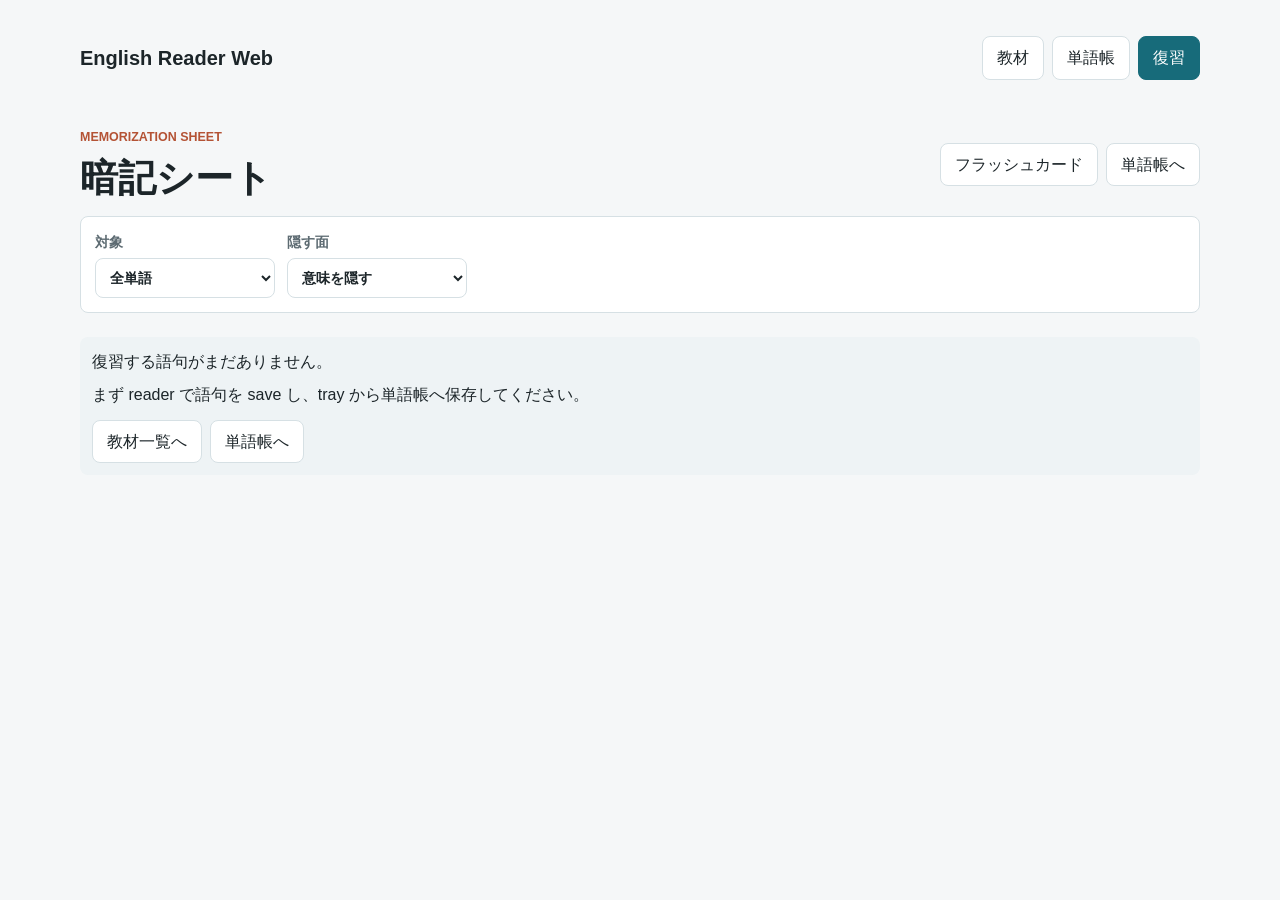
<file: review.html>
<!DOCTYPE html>
<html lang="ja">
<head>
  <meta charset="UTF-8" />
  <meta name="viewport" content="width=device-width, initial-scale=1.0" />
  <title>Memorization Sheet - English Reader Web</title>
  <link rel="stylesheet" href="css/styles.css" />
</head>
<body>
  <div class="page-shell">
    <header class="site-header">
      <a class="site-title" href="index.html">English Reader Web</a>
      <nav class="site-nav" aria-label="メインナビゲーション">
        <a href="index.html">教材</a>
        <a href="vocab.html">単語帳</a>
        <a aria-current="page" href="review.html">復習</a>
      </nav>
    </header>

    <main>
      <section class="section-head">
        <div>
          <p class="eyebrow">Memorization sheet</p>
          <h1>暗記シート</h1>
        </div>
        <div class="card-actions">
          <a class="button" href="flashcard.html">フラッシュカード</a>
          <a class="button" href="vocab.html">単語帳へ</a>
        </div>
      </section>

      <section class="toolbar">
        <label>
          対象
          <select id="folderFilter">
            <option value="all">全単語</option>
          </select>
        </label>
        <label>
          隠す面
          <select id="maskMode">
            <option value="meaning">意味を隠す</option>
            <option value="word">英単語を隠す</option>
          </select>
        </label>
      </section>

      <section id="sheetList" class="sheet-grid" aria-live="polite"></section>
    </main>
  </div>

  <script src="js/storage.js"></script>
  <script src="js/app.js"></script>
  <script>
    const revealedCards = new Set();
    const POS_LABELS_JA = {
      noun: "名詞",
      verb: "動詞",
      adjective: "形容詞",
      adverb: "副詞",
      pronoun: "代名詞",
      preposition: "前置詞",
      conjunction: "接続詞",
      interjection: "間投詞",
      determiner: "限定詞",
      article: "冠詞",
      auxiliary: "助動詞",
      modal: "助動詞",
      particle: "助詞",
      idiom: "熟語"
    };

    function toPartOfSpeechJa(value) {
      const normalized = String(value || "").trim().toLowerCase();
      if (!normalized) {
        return "";
      }
      return POS_LABELS_JA[normalized] || value;
    }

    function getDictionaryEntriesForDisplay(item) {
      const merged = new Map();
      const rawEntries = Array.isArray(item.dictionary_entries) ? item.dictionary_entries : [];

      function addEntry(part, meanings) {
        const normalizedPart = String(part || "").trim();
        const normalizedMeanings = (Array.isArray(meanings) ? meanings : [meanings])
          .map(meaning => String(meaning || "").trim())
          .filter(Boolean);
        if (!normalizedPart || !normalizedMeanings.length) {
          return;
        }
        const existing = merged.get(normalizedPart) || new Set();
        normalizedMeanings.forEach(meaning => existing.add(meaning));
        merged.set(normalizedPart, existing);
      }

      rawEntries.forEach(entry => {
        const item = entry || {};
        addEntry(item.partOfSpeech || item.part_of_speech, item.meaningsJa || item.meanings_ja || item.meaningJa || item.meaning_ja);
      });
      addEntry(item.part_of_speech, item.meaning_ja);

      const primaryPart = String(item.part_of_speech || "").trim().toLowerCase();
      return [...merged.entries()].map(([partOfSpeech, meanings]) => ({
        partOfSpeech,
        partOfSpeechJa: toPartOfSpeechJa(partOfSpeech),
        meaningsJa: [...meanings]
      })).sort((left, right) => {
        const leftPrimary = String(left.partOfSpeech || "").trim().toLowerCase() === primaryPart;
        const rightPrimary = String(right.partOfSpeech || "").trim().toLowerCase() === primaryPart;
        if (leftPrimary === rightPrimary) {
          return 0;
        }
        return leftPrimary ? -1 : 1;
      });
    }

    function renderFolderOptions() {
      const folders = getVocabFolders();
      const current = document.getElementById("folderFilter").value;
      document.getElementById("folderFilter").innerHTML = `
        <option value="all">全単語</option>
        ${folders.map(folder => `<option value="${folder.id}">${folder.name}</option>`).join("")}
      `;
      document.getElementById("folderFilter").value = ["all", ...folders.map(folder => folder.id)].includes(current) ? current : "all";
    }

    function renderDictionaryList(entries) {
      if (!entries.length) {
        return '<p class="muted">意味は未登録です。</p>';
      }
      return `
        <ul class="dictionary-list dictionary-list-vertical">
          ${entries.map(entry => `<li><strong>${entry.partOfSpeechJa || entry.partOfSpeech}</strong><span>${entry.meaningsJa.join("、")}</span></li>`).join("")}
        </ul>
      `;
    }

    function renderSheetCard(item, mode) {
      const revealed = revealedCards.has(item.id);
      const wordText = item.word || item.lemma || "";
      const dictionaryEntries = getDictionaryEntriesForDisplay(item);
      const meaningHidden = mode === "meaning" && !revealed;
      const wordHidden = mode === "word" && !revealed;
      const tapHint = revealed ? "タップして隠す" : "タップして表示";
      const partMeaningSection = (revealed || wordHidden) && !meaningHidden
        ? renderDictionaryList(dictionaryEntries)
        : "";
      const exampleEnglish = revealed && item.example
        ? `<p class="note">${item.example}</p>`
        : "";
      const exampleTranslation = revealed && item.example_translation_ja
        ? `<p>${item.example_translation_ja}</p>`
        : "";
      return `
        <article class="sheet-card ${revealed ? "is-revealed" : ""}" role="button" tabindex="0" data-sheet-id="${item.id}">
          <p class="eyebrow">${item.type === "idiom" ? "熟語" : "単語"}</p>
          <h2 class="${wordHidden ? "masked" : ""}">${wordHidden ? "••••••" : wordText}</h2>
          ${partMeaningSection}
          <p class="sheet-meaning masked">${tapHint}</p>
          ${exampleEnglish}
          ${exampleTranslation}
          ${item.passage_id ? `<a class="button" href="reader.html?id=${encodeURIComponent(item.passage_id)}">本文へ</a>` : ""}
        </article>
      `;
    }

    function renderSheet() {
      renderFolderOptions();
      const root = document.getElementById("sheetList");
      const folder = document.getElementById("folderFilter").value;
      const mode = document.getElementById("maskMode").value;
      const totalSavedWords = getSavedWords();
      const words = totalSavedWords.filter(item => {
        const folderIds = Array.isArray(item.folder_ids) ? item.folder_ids : [];
        return folder === "all" || folderIds.includes(folder);
      });
      root.className = "sheet-grid";

      if (!words.length) {
        if (!totalSavedWords.length) {
          root.innerHTML = `
            <div class="message message-info">
              <p>復習する語句がまだありません。</p>
              <p>まず reader で語句を save し、tray から単語帳へ保存してください。</p>
              <div class="empty-actions">
                <a class="button" href="index.html">教材一覧へ</a>
                <a class="button" href="vocab.html">単語帳へ</a>
              </div>
            </div>
          `;
        } else {
          root.innerHTML = `
            <div class="message message-info">
              <p>この条件で表示できる語句がありません。</p>
              <p>対象フォルダを見直すか、単語帳で語句を追加してください。</p>
              <div class="empty-actions">
                <a class="button" href="vocab.html">単語帳へ</a>
              </div>
            </div>
          `;
        }
        return;
      }

      root.innerHTML = words.map(item => renderSheetCard(item, mode)).join("");
    }

    function toggleCard(card) {
      const id = card.dataset.sheetId;
      if (revealedCards.has(id)) {
        revealedCards.delete(id);
      } else {
        revealedCards.add(id);
      }
      renderSheet();
    }

    document.addEventListener("click", event => {
      if (event.target.closest("a")) {
        return;
      }
      const card = event.target.closest("[data-sheet-id]");
      if (card) {
        toggleCard(card);
      }
    });

    document.addEventListener("keydown", event => {
      if (event.key !== "Enter" && event.key !== " ") {
        return;
      }
      const card = event.target.closest("[data-sheet-id]");
      if (card) {
        event.preventDefault();
        toggleCard(card);
      }
    });

    document.getElementById("folderFilter").addEventListener("change", () => {
      revealedCards.clear();
      renderSheet();
    });
    document.getElementById("maskMode").addEventListener("change", () => {
      revealedCards.clear();
      renderSheet();
    });
    document.addEventListener("DOMContentLoaded", renderSheet);
  </script>
</body>
</html>
</file>
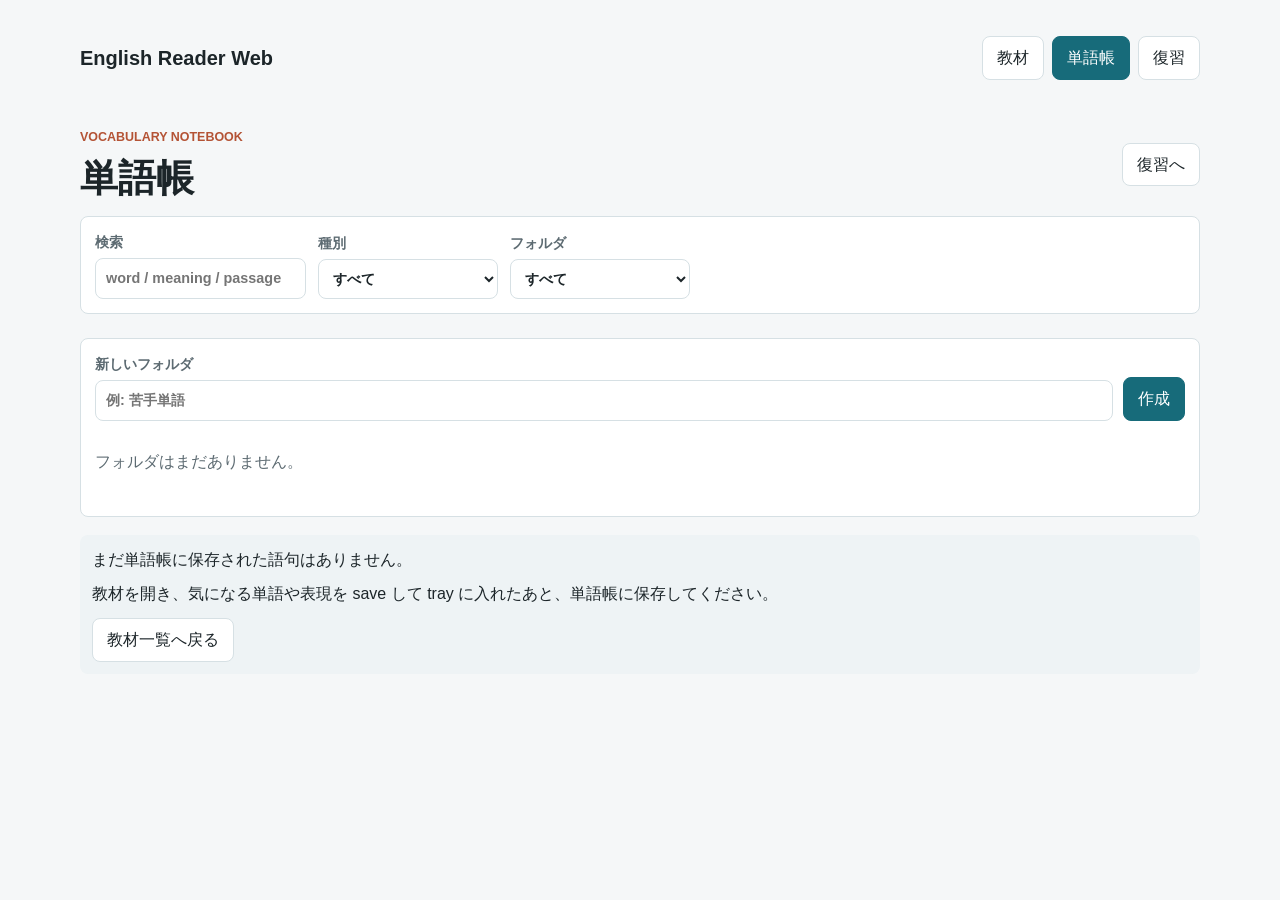
<file: vocab.html>
<!DOCTYPE html>
<html lang="ja">
<head>
  <meta charset="UTF-8" />
  <meta name="viewport" content="width=device-width, initial-scale=1.0" />
  <title>Vocabulary - English Reader Web</title>
  <link rel="stylesheet" href="css/styles.css" />
</head>
<body>
  <div class="page-shell">
    <header class="site-header">
      <a class="site-title" href="index.html">English Reader Web</a>
      <nav class="site-nav" aria-label="メインナビゲーション">
        <a href="index.html">教材</a>
        <a aria-current="page" href="vocab.html">単語帳</a>
        <a href="review.html">復習</a>
      </nav>
    </header>

    <main>
      <section class="section-head">
        <div>
          <p class="eyebrow">Vocabulary notebook</p>
          <h1>単語帳</h1>
        </div>
        <a class="button" href="review.html">復習へ</a>
      </section>

      <section class="toolbar">
        <label>
          検索
          <input id="searchInput" type="search" placeholder="word / meaning / passage" />
        </label>
        <label>
          種別
          <select id="typeFilter">
            <option value="all">すべて</option>
            <option value="word">単語</option>
            <option value="idiom">熟語</option>
          </select>
        </label>
        <label>
          フォルダ
          <select id="folderFilter">
            <option value="all">すべて</option>
            <option value="none">未分類</option>
          </select>
        </label>
      </section>

      <section class="folder-panel" aria-label="単語帳フォルダ">
        <form id="folderForm" class="folder-form">
          <label>
            新しいフォルダ
            <input id="folderNameInput" type="text" placeholder="例: 苦手単語" />
          </label>
          <button class="button primary" type="submit">作成</button>
        </form>
        <div id="folderList" class="folder-list"></div>
        <div id="vocabMessage"></div>
      </section>

      <section id="wordList" class="card-list" aria-live="polite"></section>
    </main>
  </div>

  <script src="js/storage.js"></script>
  <script src="js/app.js"></script>
  <script>
    const openDetailsState = {
      meaning: new Map(),
      folders: new Map(),
      example: new Map()
    };

    const POS_LABELS_JA = {
      noun: "名詞",
      verb: "動詞",
      adjective: "形容詞",
      adverb: "副詞",
      pronoun: "代名詞",
      preposition: "前置詞",
      conjunction: "接続詞",
      interjection: "間投詞",
      determiner: "限定詞",
      article: "冠詞",
      auxiliary: "助動詞",
      modal: "助動詞",
      particle: "助詞",
      idiom: "熟語"
    };

    function toPartOfSpeechJa(value) {
      const normalized = String(value || "").trim().toLowerCase();
      if (!normalized) {
        return "";
      }
      return POS_LABELS_JA[normalized] || value;
    }

    function captureOpenDetailsState() {
      openDetailsState.meaning = new Map();
      openDetailsState.folders = new Map();
      openDetailsState.example = new Map();
      document.querySelectorAll("details[data-panel][data-word-id]").forEach(element => {
        const panel = element.dataset.panel;
        const wordId = element.dataset.wordId;
        if (!panel || !wordId || !openDetailsState[panel]) {
          return;
        }
        openDetailsState[panel].set(wordId, element.open);
      });
    }

    function isPanelOpen(panel, wordId) {
      const state = openDetailsState[panel];
      if (!state || !state.has(wordId)) {
        return true;
      }
      return state.get(wordId);
    }

    function getDictionaryEntriesForDisplay(item) {
      const merged = new Map();
      const rawEntries = Array.isArray(item.dictionary_entries) ? item.dictionary_entries : [];

      function addEntry(part, meanings) {
        const normalizedPart = String(part || "").trim();
        const normalizedMeanings = (Array.isArray(meanings) ? meanings : [meanings])
          .map(meaning => String(meaning || "").trim())
          .filter(Boolean);
        if (!normalizedPart || !normalizedMeanings.length) {
          return;
        }
        const existing = merged.get(normalizedPart) || new Set();
        normalizedMeanings.forEach(meaning => existing.add(meaning));
        merged.set(normalizedPart, existing);
      }

      rawEntries.forEach(entry => {
        const item = entry || {};
        addEntry(item.partOfSpeech || item.part_of_speech, item.meaningsJa || item.meanings_ja || item.meaningJa || item.meaning_ja);
      });
      addEntry(item.part_of_speech, item.meaning_ja);

      return [...merged.entries()].map(([partOfSpeech, meanings]) => ({
        partOfSpeech,
        partOfSpeechJa: toPartOfSpeechJa(partOfSpeech),
        meaningsJa: [...meanings]
      }));
    }

    function renderFolderFilter(folders) {
      const current = document.getElementById("folderFilter").value;
      document.getElementById("folderFilter").innerHTML = `
        <option value="all">すべて</option>
        <option value="none">未分類</option>
        ${folders.map(folder => `<option value="${folder.id}">${folder.name}</option>`).join("")}
      `;
      document.getElementById("folderFilter").value = [...folders.map(folder => folder.id), "all", "none"].includes(current) ? current : "all";
    }

    function renderFolders(folders) {
      const root = document.getElementById("folderList");
      if (!folders.length) {
        root.innerHTML = '<p class="muted">フォルダはまだありません。</p>';
        return;
      }
      root.innerHTML = folders.map(folder => `
        <span class="folder-chip">
          ${folder.name}
          <button type="button" aria-label="${folder.name} を削除" data-delete-folder="${folder.id}">×</button>
        </span>
      `).join("");
    }

    function renderFolderCheckboxes(item, folders) {
      if (!folders.length) {
        return '<p class="muted">フォルダを作成すると、ここで所属を選べます。</p>';
      }
      return `
        <div class="folder-checkboxes" aria-label="${item.word} のフォルダ所属">
          ${folders.map(folder => `
            <label>
              <input type="checkbox" data-folder-toggle="${folder.id}" data-word-id="${item.id}" ${item.folder_ids.includes(folder.id) ? "checked" : ""} />
              ${folder.name}
            </label>
          `).join("")}
        </div>
      `;
    }

    function renderDictionaryEntries(item) {
      const entries = getDictionaryEntriesForDisplay(item);
      if (!entries.length) {
        return '<p class="muted">品詞と意味は未登録です。</p>';
      }
      return `
        <ul class="dictionary-list">
          ${entries.map(entry => `<li><strong>${entry.partOfSpeechJa || entry.partOfSpeech}</strong><span>${(entry.meaningsJa || []).join("、")}</span></li>`).join("")}
        </ul>
      `;
    }

    function renderWords() {
      const root = document.getElementById("wordList");
      captureOpenDetailsState();
      const folders = getVocabFolders();
      renderFolderFilter(folders);
      renderFolders(folders);
      const query = document.getElementById("searchInput").value.trim().toLowerCase();
      const type = document.getElementById("typeFilter").value;
      const folder = document.getElementById("folderFilter").value;
      const words = getSavedWords().filter(item => {
        const matchesType = type === "all" || item.type === type;
        const matchesFolder = folder === "all"
          || (folder === "none" && !item.folder_ids.length)
          || item.folder_ids.includes(folder);
        const dictionaryText = getDictionaryEntriesForDisplay(item)
          .map(entry => [entry.partOfSpeech, entry.partOfSpeechJa, ...(entry.meaningsJa || [])].join(" "))
          .join(" ");
        const haystack = [item.word, item.lemma, item.meaning_ja, item.part_of_speech, item.passage_title, item.example, item.example_translation_ja, dictionaryText].join(" ").toLowerCase();
        return matchesType && matchesFolder && (!query || haystack.includes(query));
      });

      if (!words.length) {
        root.innerHTML = `
          <div class="message message-info">
            <p>まだ単語帳に保存された語句はありません。</p>
            <p>教材を開き、気になる単語や表現を save して tray に入れたあと、単語帳に保存してください。</p>
            <div class="empty-actions">
              <a class="button" href="index.html">教材一覧へ戻る</a>
            </div>
          </div>
        `;
        return;
      }

      root.innerHTML = words.map(item => `
        <article class="vocab-card">
          <div>
            <div class="card-title-row">
              <h2>${item.word}</h2>
              <span class="status-badge">${item.type === "idiom" ? "熟語" : "単語"}</span>
            </div>
            <div class="meta-row">
              ${item.lemma ? `<span>原形: ${item.lemma}</span>` : ""}
              ${item.part_of_speech ? `<span>${toPartOfSpeechJa(item.part_of_speech)}</span>` : ""}
              ${item.meaning_ja ? `<span>${item.meaning_ja}</span>` : ""}
              ${item.passage_title ? `<span>${item.passage_title}</span>` : ""}
              <span>${formatDateTime(item.saved_at)}</span>
            </div>
            <details class="vocab-details" data-panel="meaning" data-word-id="${item.id}" ${isPanelOpen("meaning", item.id) ? "open" : ""}>
              <summary>品詞と意味</summary>
              ${renderDictionaryEntries(item)}
            </details>
            <details class="vocab-details" data-panel="folders" data-word-id="${item.id}" ${isPanelOpen("folders", item.id) ? "open" : ""}>
              <summary>フォルダ</summary>
              ${renderFolderCheckboxes(item, folders)}
            </details>
            ${(item.example || item.example_translation_ja) ? `
              <details class="vocab-details" data-panel="example" data-word-id="${item.id}" ${isPanelOpen("example", item.id) ? "open" : ""}>
                <summary>英文例と日本語訳</summary>
                ${item.example ? `<p class="note">${item.example}</p>` : '<p class="muted">英文例は未登録です。</p>'}
                ${item.example_translation_ja ? `<p>${item.example_translation_ja}</p>` : '<p class="muted">日本語訳は未登録です。</p>'}
              </details>
            ` : ""}
          </div>
          <div class="card-actions">
            <a class="button" href="reader.html?v=reader-select-20260430&id=${encodeURIComponent(item.passage_id)}">本文へ</a>
            <button class="button danger" type="button" data-delete-id="${item.id}">削除</button>
          </div>
        </article>
      `).join("");
    }

    document.addEventListener("click", event => {
      const deleteButton = event.target.closest("[data-delete-id]");
      if (deleteButton) {
        deleteSavedWord(deleteButton.dataset.deleteId);
        renderWords();
        return;
      }

      const folderDeleteButton = event.target.closest("[data-delete-folder]");
      if (folderDeleteButton) {
        deleteVocabFolder(folderDeleteButton.dataset.deleteFolder);
        renderWords();
      }
    });

    document.addEventListener("change", event => {
      const folderToggle = event.target.closest("[data-folder-toggle]");
      if (folderToggle) {
        setWordFolderMembership(folderToggle.dataset.wordId, folderToggle.dataset.folderToggle, folderToggle.checked);
        renderWords();
      }
    });

    document.getElementById("folderForm").addEventListener("submit", event => {
      event.preventDefault();
      const input = document.getElementById("folderNameInput");
      const result = createVocabFolder(input.value);
      input.value = "";
      renderWords();
      showMessage(
        document.getElementById("vocabMessage"),
        result.created ? "フォルダを作成しました。" : "同名のフォルダがあります。",
        result.created ? "success" : "info"
      );
    });

    document.getElementById("searchInput").addEventListener("input", renderWords);
    document.getElementById("typeFilter").addEventListener("change", renderWords);
    document.getElementById("folderFilter").addEventListener("change", renderWords);
    document.addEventListener("DOMContentLoaded", renderWords);
  </script>
</body>
</html>
</file>
<file: css/styles.css>
* {
  box-sizing: border-box;
}

:root {
  color-scheme: light;
  --bg: #f5f7f8;
  --surface: #ffffff;
  --surface-strong: #eef3f5;
  --text: #1c2529;
  --muted: #5d6b72;
  --line: #d6e0e4;
  --primary: #176b7a;
  --primary-strong: #0f4e5a;
  --accent: #b45335;
  --danger: #a33a3a;
  --success: #27724a;
  --shadow: 0 10px 24px rgba(19, 41, 48, 0.08);
}

body {
  margin: 0;
  font-family: "Segoe UI", "Yu Gothic UI", Meiryo, sans-serif;
  line-height: 1.6;
  color: var(--text);
  background: var(--bg);
}

body.reader-page.mobile-action-active {
  padding-bottom: 170px;
}

a {
  color: var(--primary);
}

button,
input,
select {
  font: inherit;
}

.page-shell {
  width: min(1120px, calc(100% - 32px));
  margin: 0 auto;
  padding: 24px 0 48px;
}

.site-header {
  display: flex;
  align-items: center;
  justify-content: space-between;
  gap: 16px;
  padding: 12px 0 24px;
}

.site-title {
  color: var(--text);
  font-size: 1.25rem;
  font-weight: 800;
  text-decoration: none;
}

.site-nav {
  display: flex;
  flex-wrap: wrap;
  gap: 8px;
  align-items: center;
  justify-content: flex-end;
}

.site-nav a,
.button {
  display: inline-flex;
  align-items: center;
  justify-content: center;
  min-height: 40px;
  padding: 8px 14px;
  border: 1px solid var(--line);
  border-radius: 8px;
  color: var(--text);
  background: var(--surface);
  text-decoration: none;
  cursor: pointer;
}

.site-nav a[aria-current="page"],
.button.primary {
  color: #fff;
  border-color: var(--primary);
  background: var(--primary);
}

.button:hover,
.site-nav a:hover {
  border-color: var(--primary);
}

.button.danger {
  color: #fff;
  border-color: var(--danger);
  background: var(--danger);
}

.summary-band,
.reader-header,
.side-panel,
.lesson-card,
.sentence-card,
.vocab-card,
.review-card {
  border: 1px solid var(--line);
  border-radius: 8px;
  background: var(--surface);
  box-shadow: var(--shadow);
}

.summary-band {
  display: grid;
  grid-template-columns: minmax(0, 1fr) auto;
  gap: 24px;
  align-items: center;
  padding: 28px;
  margin-bottom: 20px;
}

.summary-band h1,
.reader-header h1,
.section-head h1 {
  margin: 0 0 8px;
  font-size: clamp(1.6rem, 3vw, 2.4rem);
  line-height: 1.25;
}

.summary-band p,
.reader-header p {
  margin: 0;
  color: var(--muted);
}

.eyebrow {
  margin: 0 0 6px;
  color: var(--accent);
  font-size: 0.78rem;
  font-weight: 800;
  letter-spacing: 0;
  text-transform: uppercase;
}

.stats-grid {
  display: grid;
  grid-template-columns: repeat(2, 96px);
  gap: 10px;
}

.stats-grid div {
  padding: 14px;
  border: 1px solid var(--line);
  border-radius: 8px;
  background: var(--surface-strong);
  text-align: center;
}

.stats-grid strong {
  display: block;
  font-size: 1.8rem;
}

.stats-grid span,
.muted {
  color: var(--muted);
}

.toolbar {
  display: flex;
  flex-wrap: wrap;
  gap: 12px;
  align-items: end;
  padding: 14px;
  margin-bottom: 24px;
  border: 1px solid var(--line);
  border-radius: 8px;
  background: var(--surface);
}

.toolbar label {
  display: grid;
  gap: 4px;
  min-width: 180px;
  color: var(--muted);
  font-size: 0.9rem;
  font-weight: 700;
}

.toolbar input,
.toolbar select {
  min-height: 40px;
  padding: 8px 10px;
  border: 1px solid var(--line);
  border-radius: 8px;
  background: #fff;
  color: var(--text);
}

.section-head {
  display: flex;
  justify-content: space-between;
  align-items: center;
  gap: 16px;
  margin: 24px 0 14px;
}

.section-head h1,
.section-head h2 {
  margin: 0;
}

.card-list {
  display: grid;
  gap: 14px;
}

.lesson-card,
.vocab-card,
.review-card {
  display: grid;
  grid-template-columns: minmax(0, 1fr) auto;
  gap: 16px;
  align-items: center;
  padding: 18px;
}

.card-title-row {
  display: flex;
  flex-wrap: wrap;
  gap: 10px;
  align-items: center;
}

.card-title-row h2,
.card-title-row h3 {
  margin: 0;
}

.lesson-card p,
.vocab-card p,
.review-card p {
  margin: 8px 0;
}

.feature-badges {
  display: flex;
  flex-wrap: wrap;
  gap: 6px;
  margin-top: 8px;
}

.feature-badge {
  display: inline-flex;
  align-items: center;
  min-height: 24px;
  padding: 2px 8px;
  border: 1px solid #cfdadf;
  border-radius: 999px;
  background: #f3f8fa;
  color: #37535b;
  font-size: 0.78rem;
  font-weight: 700;
  line-height: 1.2;
}

.feature-badge-grammar {
  border-color: #b9d4db;
  background: #eaf4f7;
}

.feature-badge-idiom {
  border-color: #dfcfb9;
  background: #faf3e9;
}

.meta-row {
  display: flex;
  flex-wrap: wrap;
  gap: 8px;
  align-items: center;
  margin-top: 10px;
}

.meta-row span,
.status-badge {
  display: inline-flex;
  align-items: center;
  min-height: 28px;
  padding: 3px 9px;
  border-radius: 999px;
  background: var(--surface-strong);
  color: var(--muted);
  font-size: 0.86rem;
}

.status-badge {
  color: #fff;
  background: var(--success);
}

.reader-header {
  display: grid;
  grid-template-columns: minmax(0, 1fr) auto;
  gap: 18px;
  align-items: start;
  padding: 22px;
  margin-bottom: 18px;
}

.reader-actions,
.card-actions {
  display: flex;
  flex-wrap: wrap;
  gap: 8px;
  justify-content: flex-end;
}

.layout-two {
  display: grid;
  grid-template-columns: minmax(0, 1fr) 280px;
  gap: 18px;
}

.side-panel {
  align-self: start;
  padding: 18px;
}

.side-panel h2 {
  margin-top: 0;
}

.reader-mode label {
  display: grid;
  gap: 4px;
  color: var(--muted);
  font-size: 0.9rem;
  font-weight: 700;
}

.reader-mode-inline {
  margin-bottom: 14px;
}

.reader-mode select {
  min-height: 40px;
  padding: 8px 10px;
  border: 1px solid var(--line);
  border-radius: 8px;
  background: #fff;
  color: var(--text);
}

.sentence-card {
  padding: 0;
  margin-bottom: 14px;
  border: 0;
  background: transparent;
  box-shadow: none;
}

.sentence-head {
  display: flex;
  justify-content: space-between;
  gap: 12px;
  color: var(--muted);
  font-weight: 700;
}

.sentence-text {
  margin: 14px 0;
  font-size: 1.25rem;
}

.token {
  position: relative;
  display: inline-flex;
  align-items: center;
  gap: 4px;
  min-height: 36px;
  margin: 2px 0;
  padding: 4px 7px;
  border: 1px solid transparent;
  border-radius: 6px;
  color: var(--primary-strong);
  background: #e9f5f7;
  cursor: pointer;
  -webkit-user-select: none;
  user-select: none;
  -webkit-touch-callout: none;
}

.token:hover {
  border-color: var(--primary);
  background: #d9eef2;
}

.token-labeled {
  border-color: var(--primary);
  background: #d9eef2;
}

.token-selected {
  border-color: var(--accent);
  background: #fff7f2;
}

.token.grammar-correct {
  border-color: #2f72c9;
  background: #e8f1ff;
  box-shadow: inset 0 0 0 1px rgba(47, 114, 201, 0.25);
}

.token.grammar-incorrect {
  border-color: #c95454;
  background: #ffecec;
  box-shadow: inset 0 0 0 1px rgba(201, 84, 84, 0.25);
}

.token.grammar-unanswered {
  border-color: #b6bec6;
  background: #f2f5f7;
  box-shadow: inset 0 0 0 1px rgba(120, 132, 145, 0.2);
}

.token-idiom-active {
  border-color: #8a6f18;
  background: #fff6d8;
  color: #4e3b00;
}

.token-idiom-active:hover {
  border-color: #6b5512;
  background: #ffefb5;
}

.token-label {
  display: inline-flex;
  align-items: center;
  justify-content: center;
  min-width: 20px;
  min-height: 20px;
  padding: 0 5px;
  border-radius: 999px;
  color: #fff;
  background: var(--primary);
  font-size: 0.72rem;
  font-weight: 800;
}

.grammar-answer-badge {
  display: inline-flex;
  align-items: center;
  justify-content: center;
  min-width: 20px;
  min-height: 20px;
  padding: 0 5px;
  border: 1px solid #8b7a3c;
  border-radius: 999px;
  color: #4f431f;
  background: #f3e7b8;
  font-size: 0.72rem;
  font-weight: 800;
}

.token-popover {
  position: fixed;
  z-index: 20;
  display: grid;
  gap: 8px;
  width: min(260px, calc(100vw - 16px));
  padding: 10px;
  border: 1px solid var(--line);
  border-radius: 8px;
  background: var(--surface);
  box-shadow: 0 16px 36px rgba(19, 41, 48, 0.2);
}

.popover-status {
  margin: 0;
  color: var(--muted);
  font-size: 0.86rem;
  font-weight: 700;
  text-align: center;
}

.token-popover[hidden] {
  display: none;
}

.token-popover::before {
  position: absolute;
  left: var(--popover-arrow-left, 50%);
  width: 12px;
  height: 12px;
  border: 1px solid var(--line);
  background: var(--surface);
  content: "";
  transform: translateX(-50%) rotate(45deg);
}

.token-popover.is-below::before {
  top: -7px;
  border-right: 0;
  border-bottom: 0;
}

.token-popover.is-above::before {
  bottom: -7px;
  border-top: 0;
  border-left: 0;
}

.popover-labels {
  display: grid;
  grid-template-columns: repeat(5, minmax(0, 1fr));
  gap: 6px;
}

.idiom-hints {
  display: grid;
  gap: 6px;
}

.idiom-save {
  display: grid;
  gap: 2px;
  padding: 8px;
  border: 1px solid #d6bd65;
  border-radius: 8px;
  color: #3c3109;
  background: #fff8dd;
  text-align: left;
  cursor: pointer;
}

.idiom-save:hover {
  border-color: #8a6f18;
  background: #ffefb5;
}

.idiom-save.selected {
  border-color: #8a6f18;
  background: #ffefb5;
  box-shadow: inset 0 0 0 1px #8a6f18;
}

.grammar-pill {
  min-height: 36px;
  border: 1px solid var(--line);
  border-radius: 8px;
  color: var(--primary-strong);
  background: var(--surface-strong);
  font-weight: 800;
  cursor: pointer;
}

.grammar-pill.selected,
.grammar-pill:hover {
  color: #fff;
  border-color: var(--primary);
  background: var(--primary);
}

.punct {
  color: var(--text);
}

.note {
  padding: 10px 12px;
  border-left: 4px solid var(--accent);
  background: transparent;
  color: var(--text);
}

.translation-details {
  margin: 8px 0;
}

.translation-details summary,
.vocab-details summary {
  color: var(--primary-strong);
}

.translation-details p {
  margin: 8px 0 0;
  color: var(--text);
}

.grammar-grid,
.grammar-cell {
  display: none;
}

.word-tray {
  display: grid;
  gap: 12px;
  padding: 16px;
  border: 1px solid var(--line);
  border-radius: 8px;
  background: var(--surface);
  box-shadow: var(--shadow);
}

.tray-head {
  display: flex;
  align-items: center;
  justify-content: space-between;
  gap: 12px;
}

.tray-actions {
  display: flex;
  flex-wrap: wrap;
  gap: 8px;
  justify-content: flex-end;
}

.tray-head h2 {
  margin: 0;
}

.tray-list {
  display: flex;
  flex-wrap: wrap;
  gap: 8px;
  min-height: 36px;
  align-items: center;
}

.tray-item {
  display: inline-flex;
  align-items: center;
  gap: 6px;
  min-height: 34px;
  padding: 4px 6px 4px 10px;
  border: 1px solid var(--line);
  border-radius: 999px;
  background: var(--surface-strong);
}

.tray-status-bar {
  position: fixed;
  right: 16px;
  left: auto;
  top: 84px;
  bottom: auto;
  z-index: 14;
  display: grid;
  grid-template-columns: 1fr;
  gap: 8px;
  align-items: center;
  width: min(420px, calc(100vw - 24px));
  padding: 10px;
  border: 1px solid var(--line);
  border-radius: 10px;
  background: rgba(255, 255, 255, 0.96);
  box-shadow: 0 10px 24px rgba(19, 41, 48, 0.18);
  touch-action: none;
  cursor: grab;
}

.tray-status-bar.is-empty {
  opacity: 0.94;
}

.tray-status-bar.has-items {
  border-color: #95c6cf;
  background: #eef7f9;
}

.tray-status-main {
  min-width: 0;
}

.tray-status-count,
.tray-status-latest {
  margin: 0;
}

.tray-status-count {
  font-weight: 800;
}

.tray-status-latest {
  color: var(--muted);
  font-size: 0.86rem;
  white-space: nowrap;
  overflow: hidden;
  text-overflow: ellipsis;
}

.tray-status-actions {
  display: grid;
  grid-template-columns: repeat(2, minmax(0, 1fr));
  gap: 8px;
  align-items: center;
}

.tray-status-actions .button {
  width: 100%;
  min-height: 36px;
  padding: 6px 10px;
}

.mobile-action-bar {
  position: fixed;
  left: 50%;
  bottom: 8px;
  z-index: 16;
  width: min(900px, calc(100% - 20px));
  transform: translateX(-50%);
  display: grid;
  gap: 8px;
  padding: 10px;
  border: 1px solid var(--line);
  border-radius: 10px;
  background: rgba(255, 255, 255, 0.97);
  box-shadow: 0 10px 24px rgba(19, 41, 48, 0.18);
}

.mobile-action-summary {
  margin: 0;
  font-weight: 800;
  color: var(--text);
  white-space: nowrap;
  overflow: hidden;
  text-overflow: ellipsis;
}

.mobile-action-buttons {
  display: grid;
  grid-template-columns: repeat(5, minmax(0, 1fr));
  gap: 6px;
}

.mobile-action-bar .grammar-pill,
.mobile-action-bar .button {
  min-height: 40px;
}

.mobile-action-bar .button {
  width: 100%;
  padding: 6px 10px;
}

.tray-status-bar.is-dragging {
  cursor: grabbing;
}

.tray-item button {
  display: inline-flex;
  align-items: center;
  justify-content: center;
  width: 24px;
  height: 24px;
  border: 0;
  border-radius: 999px;
  color: #fff;
  background: var(--danger);
  cursor: pointer;
}

.message {
  padding: 12px;
  border-radius: 8px;
  background: var(--surface-strong);
}

.message p {
  margin: 0;
}

.message p + p {
  margin-top: 8px;
}

.empty-actions {
  display: flex;
  flex-wrap: wrap;
  gap: 8px;
  margin-top: 12px;
}

.message-success {
  color: #fff;
  background: var(--success);
}

.message-error {
  color: #fff;
  background: var(--danger);
}

.history-list {
  display: grid;
  gap: 10px;
  padding: 0;
  margin: 0;
  list-style: none;
}

.history-list li {
  display: grid;
  gap: 2px;
  padding-bottom: 10px;
  border-bottom: 1px solid var(--line);
}

.history-list span {
  color: var(--muted);
  font-size: 0.9rem;
}

.folder-panel {
  display: grid;
  gap: 12px;
  padding: 14px;
  margin-bottom: 18px;
  border: 1px solid var(--line);
  border-radius: 8px;
  background: var(--surface);
}

.folder-form {
  display: grid;
  grid-template-columns: minmax(0, 1fr) auto;
  gap: 10px;
  align-items: end;
}

.folder-form label {
  display: grid;
  gap: 4px;
  color: var(--muted);
  font-size: 0.9rem;
  font-weight: 700;
}

.folder-form input {
  min-height: 40px;
  padding: 8px 10px;
  border: 1px solid var(--line);
  border-radius: 8px;
}

.folder-list,
.folder-checkboxes {
  display: flex;
  flex-wrap: wrap;
  gap: 8px;
}

.folder-chip,
.folder-checkboxes label {
  display: inline-flex;
  align-items: center;
  gap: 6px;
  min-height: 32px;
  padding: 4px 8px;
  border: 1px solid var(--line);
  border-radius: 999px;
  background: var(--surface-strong);
}

.folder-chip button {
  display: inline-flex;
  align-items: center;
  justify-content: center;
  width: 22px;
  height: 22px;
  border: 0;
  border-radius: 999px;
  color: #fff;
  background: var(--danger);
  cursor: pointer;
}

.vocab-details {
  margin-top: 8px;
}

.dictionary-list {
  display: grid;
  gap: 6px;
  padding: 0;
  margin: 8px 0 0;
  list-style: none;
}

.dictionary-list li {
  display: flex;
  flex-wrap: wrap;
  gap: 8px;
}

.sheet-grid {
  display: grid;
  grid-template-columns: repeat(auto-fit, minmax(240px, 1fr));
  gap: 14px;
}

.sheet-card {
  display: grid;
  gap: 10px;
  align-content: start;
  min-height: 240px;
  padding: 18px;
  border: 1px solid var(--line);
  border-radius: 8px;
  background: var(--surface);
  box-shadow: var(--shadow);
  cursor: pointer;
}

.sheet-card:focus {
  outline: 3px solid rgba(23, 107, 122, 0.28);
  outline-offset: 2px;
}

.sheet-card h2 {
  margin: 0;
  font-size: 1.6rem;
}

.sheet-meaning,
.sheet-other {
  margin: 0;
}

.masked {
  display: inline-flex;
  align-items: center;
  min-height: 36px;
  width: fit-content;
  max-width: 100%;
  padding: 4px 10px;
  border-radius: 6px;
  color: transparent;
  background: #1c2529;
  user-select: none;
}

.sheet-meaning.masked {
  color: #fff;
}

.dictionary-list-vertical {
  gap: 10px;
}

.dictionary-list-vertical li {
  display: grid;
  gap: 2px;
}

.flashcard-page {
  background: #eef3f1;
}

.flash-settings {
  display: grid;
  grid-template-columns: minmax(180px, 1.2fr) repeat(3, minmax(180px, 1fr));
  gap: 12px;
  padding: 16px;
  margin-bottom: 18px;
  border: 1px solid var(--line);
  border-radius: 8px;
  background: var(--surface);
}

.flash-setting-group {
  display: grid;
  gap: 8px;
  align-content: start;
}

.flash-setting-group span {
  margin: 0;
  color: var(--muted);
  font-size: 0.9rem;
  font-weight: 700;
}

.flash-setting-group select {
  min-height: 40px;
  width: min(280px, 100%);
  padding: 8px 10px;
  border: 1px solid var(--line);
  border-radius: 8px;
  background: #fff;
  color: var(--text);
}

.flash-option-list {
  display: flex;
  flex-wrap: wrap;
  gap: 6px;
}

.flash-option {
  flex: 1 1 86px;
  min-height: 40px;
  padding: 8px 12px;
  border: 1px solid var(--line);
  border-radius: 8px;
  color: var(--text);
  background: #f9fcfd;
  font: inherit;
  text-align: center;
  cursor: pointer;
}

.flash-option.is-selected {
  color: #fff;
  border-color: var(--primary);
  background: var(--primary);
}

.setting-buttons {
  display: flex;
  flex-wrap: wrap;
  gap: 8px;
}

.flash-study-board {
  display: grid;
  gap: 12px;
  margin-bottom: 18px;
}

.flash-study-top,
.flash-focus-top {
  display: flex;
  align-items: center;
  justify-content: flex-end;
  min-height: 28px;
}

.flash-progress {
  margin: 0;
  color: var(--muted);
  font-size: 0.95rem;
  font-weight: 800;
}

.flash-study-card,
.flash-focus-card {
  width: 100%;
  min-height: 430px;
  border: 1px solid #cbd8d6;
  border-radius: 8px;
  box-shadow: 0 12px 28px rgba(24, 45, 44, 0.13);
  overflow: hidden;
  cursor: pointer;
}

.flash-study-card {
  display: flex;
  flex-direction: column;
}

.flash-focus-card {
  display: grid;
  grid-template-rows: minmax(0, 1fr) auto;
}

.flash-study-card.face-word,
.flash-focus-card.face-word {
  color: #f7fbfb;
  background:
    linear-gradient(135deg, rgba(20, 114, 121, 0.95), rgba(28, 37, 41, 0.98)),
    #176b7a;
}

.flash-study-card.face-meaning,
.flash-focus-card.face-meaning {
  color: #1c2529;
  background: #fffdf8;
}

.flash-study-card:focus,
.flash-focus-card:focus {
  outline: 3px solid rgba(180, 83, 53, 0.25);
  outline-offset: 3px;
}

.flash-study-nav,
.flash-focus-nav {
  display: flex;
  flex-wrap: wrap;
  gap: 8px;
  justify-content: center;
}

.flash-study-nav {
  display: grid;
  gap: 8px;
}

.flash-study-nav-row {
  display: grid;
  grid-template-columns: 1fr;
  gap: 8px;
}

.flash-study-nav-row-main {
  grid-template-columns: repeat(2, minmax(0, 1fr));
}

.flash-study-nav-row .button {
  width: 100%;
}

.flash-card-nav {
  margin-top: auto;
  display: grid;
  grid-template-columns: repeat(2, minmax(0, 1fr));
  gap: 8px;
  padding: 0 20px 20px;
}

.flash-card-nav .button {
  width: 100%;
}

.flash-study-card.face-meaning .flash-card-nav .button {
  color: #fff;
  border-color: var(--primary);
  background: var(--primary);
}

.flash-study-card.face-meaning .flash-card-nav .button:hover {
  border-color: var(--primary-strong);
  background: var(--primary-strong);
}

.flashcard-strip {
  display: flex;
  flex-wrap: nowrap;
  gap: 10px;
  overflow-x: auto;
  padding: 4px 2px 14px;
  margin-bottom: 8px;
  scroll-snap-type: x proximity;
}

.flash-tile {
  position: relative;
  flex: 0 0 220px;
  display: grid;
  grid-template-rows: minmax(190px, 1fr) auto;
  min-height: 240px;
  padding: 0;
  border: 2px solid transparent;
  border-radius: 8px;
  box-shadow: 0 8px 18px rgba(24, 45, 44, 0.1);
  cursor: pointer;
  overflow: hidden;
  scroll-snap-align: start;
}

.flash-tile.face-word {
  color: #f7fbfb;
  background: #1b6068;
}

.flash-tile.face-meaning {
  color: #1c2529;
  background: #fffdf8;
}

.flash-tile.is-active {
  border-color: var(--accent);
}

.flash-tile:focus {
  outline: 3px solid rgba(23, 107, 122, 0.28);
  outline-offset: 2px;
}

.flash-face {
  display: grid;
  align-content: center;
  justify-items: center;
  gap: 12px;
  min-width: 0;
  padding: 28px;
  text-align: center;
}

.flash-face h2 {
  margin: 0;
  max-width: 100%;
  font-size: 3.25rem;
  line-height: 1.12;
  overflow-wrap: anywhere;
}

.flash-face h3,
.flash-answer-word {
  margin: 0;
  max-width: 100%;
  font-size: 1.35rem;
  font-weight: 800;
  overflow-wrap: anywhere;
}

.flash-card-kicker,
.flash-card-hint,
.flash-source,
.flash-tile-index {
  margin: 0;
}

.flash-card-kicker {
  color: inherit;
  font-size: 0.82rem;
  font-weight: 800;
}

.flash-source {
  max-width: 100%;
  color: inherit;
  opacity: 0.78;
  overflow-wrap: anywhere;
}

.flash-card-hint {
  display: flex;
  align-items: center;
  justify-content: center;
  min-height: 44px;
  padding: 8px 12px;
  border-top: 1px solid rgba(255, 255, 255, 0.3);
  background: rgba(255, 255, 255, 0.12);
  font-weight: 800;
}

.flash-face .dictionary-list {
  margin: 0;
  width: min(100%, 560px);
  text-align: left;
}

.flash-face .dictionary-list li {
  gap: 10px;
}

.flash-example {
  width: min(100%, 620px);
  padding-top: 12px;
  border-top: 1px solid var(--line);
  text-align: left;
}

.flash-example p {
  margin: 0 0 6px;
}

.flash-tile .flash-face {
  padding: 18px;
}

.flash-tile .flash-face h2 {
  font-size: 1.8rem;
}

.flash-tile .dictionary-list {
  font-size: 0.9rem;
}

.flash-tile .dictionary-list li {
  padding: 8px;
}

.flash-tile-index {
  display: flex;
  align-items: center;
  justify-content: center;
  min-height: 34px;
  background: rgba(255, 255, 255, 0.18);
  font-size: 0.9rem;
  font-weight: 800;
}

.flash-focus-panel {
  position: fixed;
  inset: 0;
  z-index: 1000;
  display: grid;
  place-items: center;
  padding: 18px;
  background: rgba(12, 24, 26, 0.7);
}

.flash-focus-panel[hidden] {
  display: none;
}

.flash-focus-inner {
  width: min(94vw, 900px);
  max-height: calc(100vh - 36px);
  display: grid;
  gap: 12px;
  padding: 18px;
  border: 1px solid var(--line);
  border-radius: 8px;
  background: #f4f8f7;
  box-shadow: 0 16px 44px rgba(10, 22, 30, 0.35);
  overflow: auto;
}

.flash-focus-card {
  min-height: min(68vh, 680px);
}

.flash-focus-close-row {
  display: flex;
  justify-content: center;
}

.flash-focus-nav .button,
.flash-focus-close-row .button {
  width: auto;
}

.is-hidden {
  display: none !important;
}

details summary {
  cursor: pointer;
  font-weight: 700;
}

@media (max-width: 760px) {
  body.reader-page {
    padding-bottom: calc(92px + env(safe-area-inset-bottom));
  }

  body.reader-page.mobile-action-active {
    padding-bottom: calc(210px + env(safe-area-inset-bottom));
  }

  .page-shell {
    width: min(100% - 20px, 1120px);
    padding-top: 12px;
  }

  .site-header,
  .summary-band,
  .reader-header,
  .lesson-card,
  .vocab-card,
  .review-card,
  .layout-two {
    grid-template-columns: 1fr;
  }

  .site-header {
    align-items: stretch;
    flex-direction: column;
  }

  .site-nav {
    display: grid;
    grid-template-columns: repeat(3, minmax(0, 1fr));
    gap: 6px;
  }

  .stats-grid {
    grid-template-columns: repeat(2, minmax(0, 1fr));
  }

  .reader-actions,
  .card-actions,
  .tray-actions {
    justify-content: stretch;
  }

  .button {
    width: 100%;
  }

  .tray-status-bar {
    right: 10px;
    left: 10px;
    width: auto;
    padding-bottom: calc(10px + env(safe-area-inset-bottom));
    top: auto;
    bottom: 8px;
  }

  .mobile-action-bar {
    padding-bottom: calc(10px + env(safe-area-inset-bottom));
  }

  .mobile-action-buttons {
    grid-template-columns: repeat(4, minmax(0, 1fr));
  }

  .folder-form {
    grid-template-columns: 1fr;
  }

  .site-nav a {
    width: auto;
    min-width: 0;
    padding-inline: 8px;
    white-space: nowrap;
  }

  .flash-settings {
    grid-template-columns: 1fr;
  }

  .flash-study-card {
    min-height: 360px;
  }

  .flash-face {
    padding: 20px;
  }

  .flash-face h2 {
    font-size: 2.35rem;
  }

  .flash-study-nav,
  .flash-focus-nav {
    display: grid;
    grid-template-columns: 1fr;
  }

  .flash-study-nav-row-main {
    grid-template-columns: repeat(2, minmax(0, 1fr));
  }

  .flash-tile {
    flex-basis: 78vw;
    min-height: 220px;
  }

  .flash-focus-inner {
    width: min(100% - 16px, 900px);
    max-height: calc(100vh - 16px);
    padding: 12px;
  }

  .flash-focus-card {
    min-height: min(58vh, 560px);
  }

  .flash-focus-nav .button,
  .flash-focus-close-row .button {
    width: 100%;
  }
}
</file>
